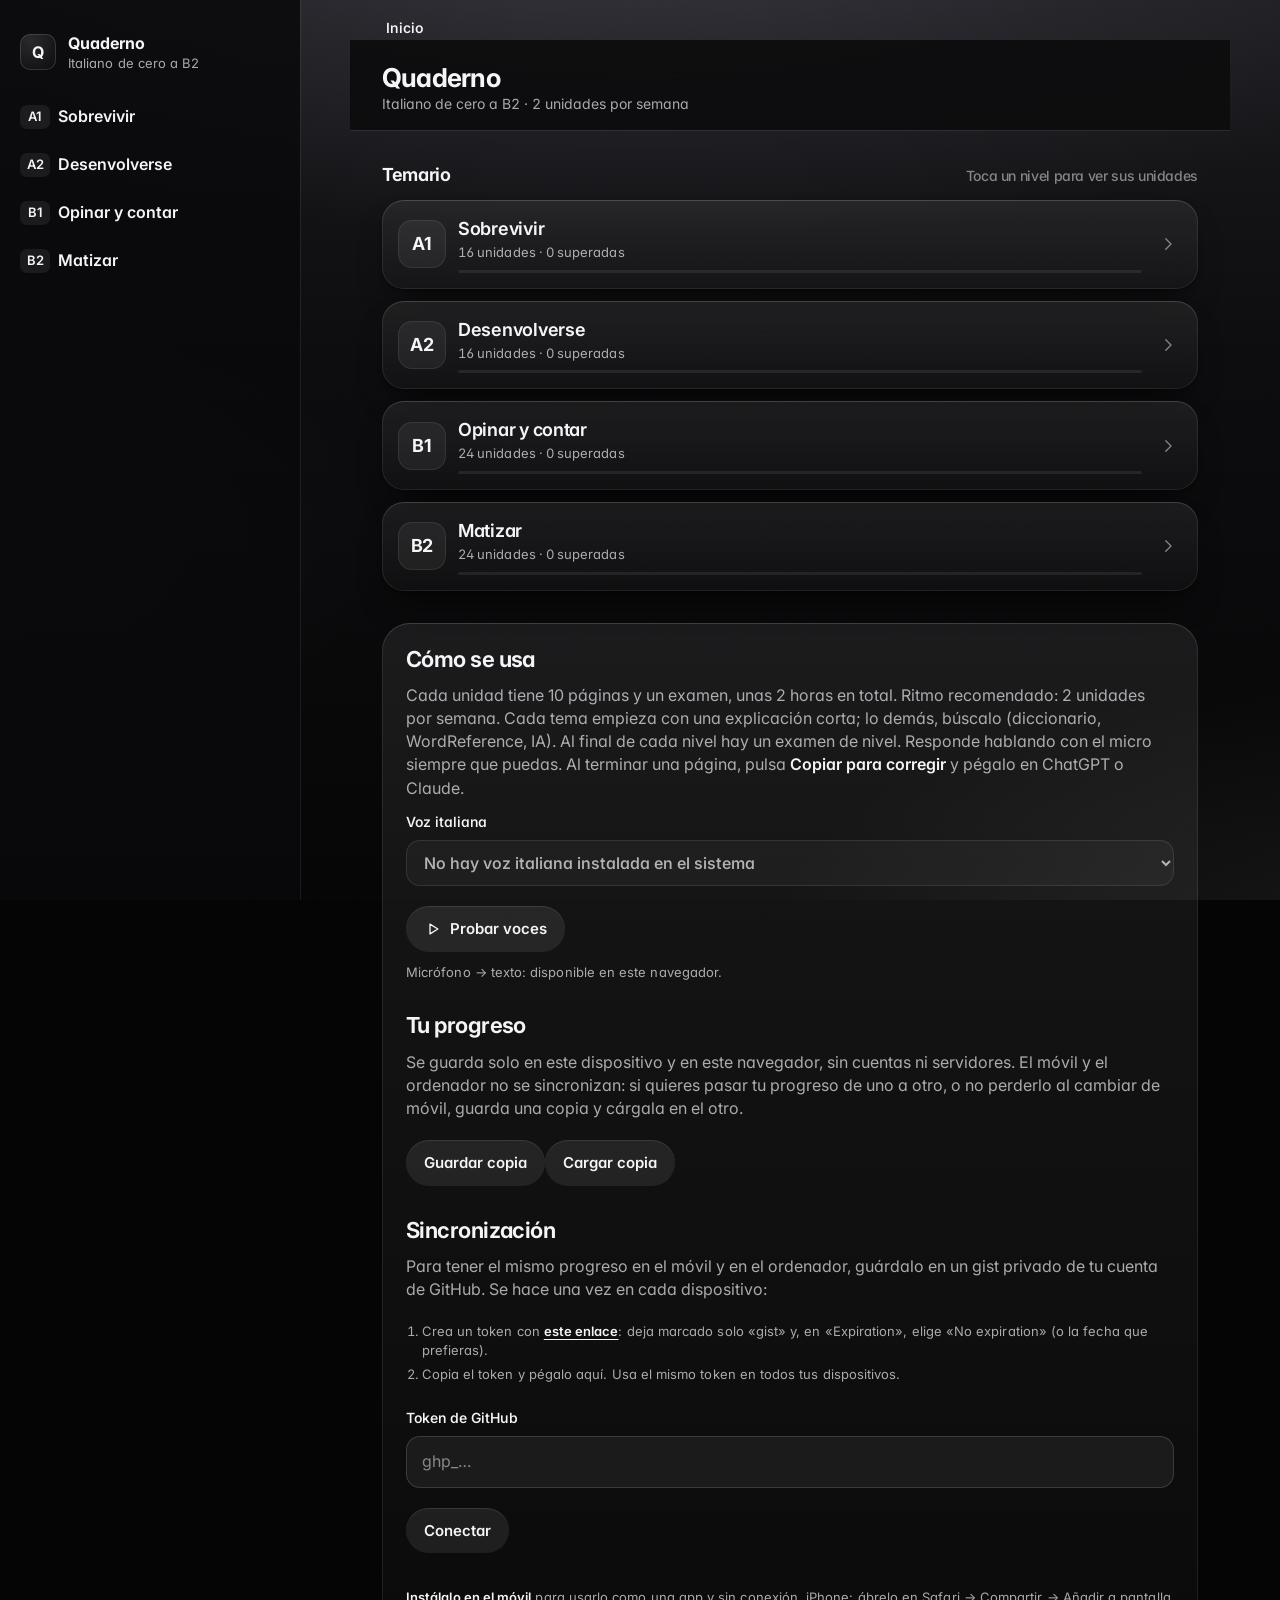
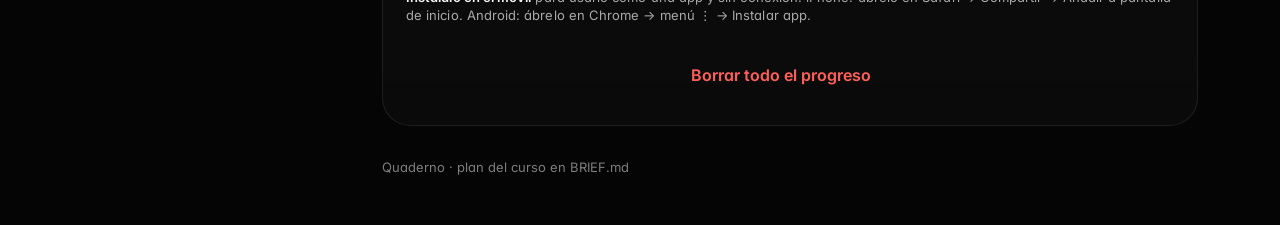
<file: index.html>
<!doctype html>
<html lang="es">
  <head>
    <meta charset="utf-8" />
    <meta name="viewport" content="width=device-width, initial-scale=1, maximum-scale=1, user-scalable=no, viewport-fit=cover" />
    <meta name="theme-color" content="#0c0c0e" />
    <meta name="apple-mobile-web-app-capable" content="yes" />
    <meta name="mobile-web-app-capable" content="yes" />
    <meta name="apple-mobile-web-app-status-bar-style" content="black-translucent" />
    <meta name="apple-mobile-web-app-title" content="Quaderno" />
    <link rel="manifest" href="manifest.webmanifest" />
    <link rel="icon" href="icons/icon-192.png" />
    <link rel="apple-touch-icon" href="icons/apple-touch-icon.png" />
    <title>Quaderno · Italiano</title>
    <link rel="stylesheet" href="css/tokens.css?v=2" />
    <link rel="stylesheet" href="css/app.css?v=15" />
  </head>
  <body>
    <div class="backdrop" aria-hidden="true"></div>
    <aside id="side" class="side" aria-label="Temario"></aside>
    <div class="shell-main">
      <nav id="crumbs" class="crumbs" aria-label="Ruta"></nav>
      <main id="app" class="app" aria-live="polite"></main>
    </div>
    <div id="toast" class="toast" role="status"></div>
    <script src="content/kit.js?v=8"></script>
    <script src="content/course.js?v=11"></script>
    <script src="js/app.js?v=19"></script>
  </body>
</html>
</file>
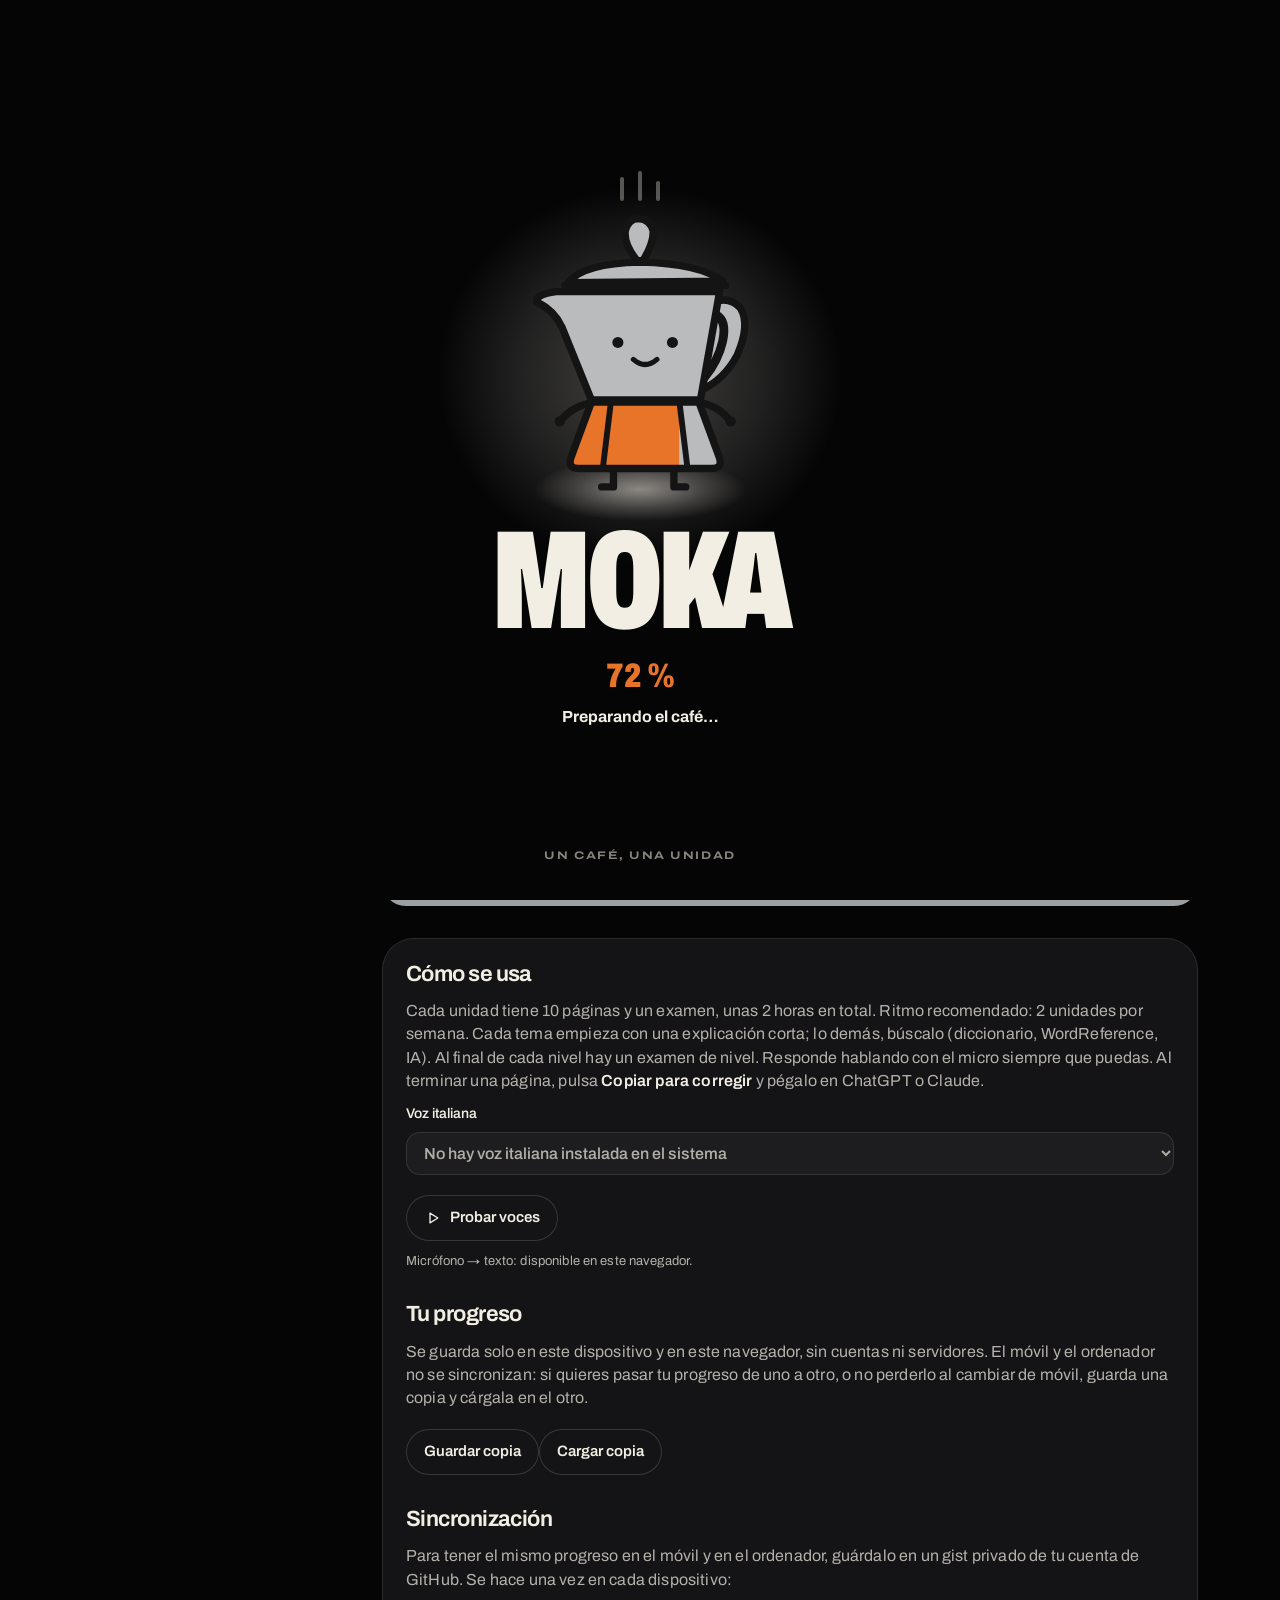
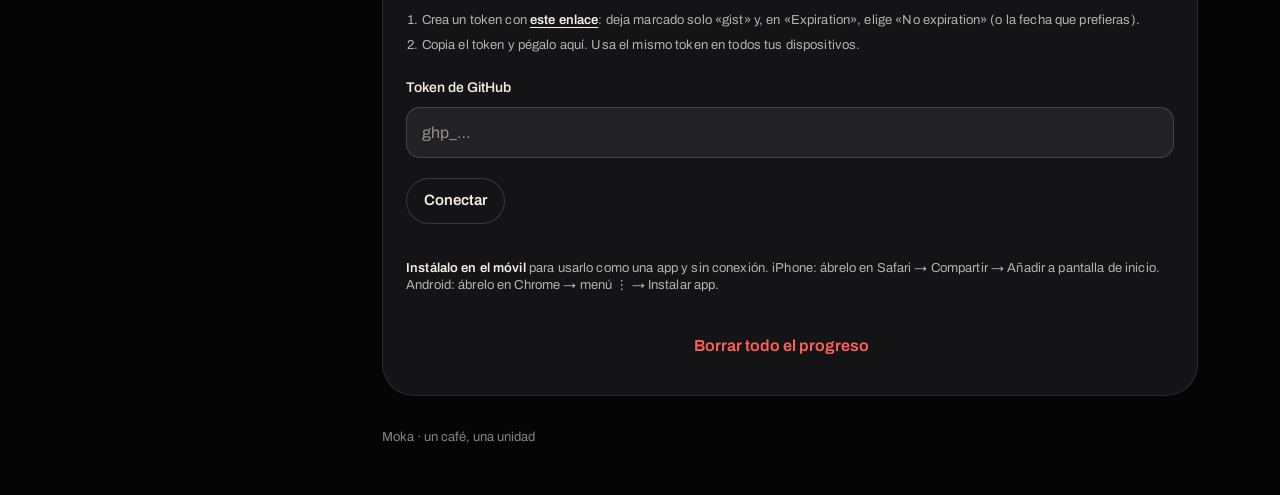
<file: moka/index.html>
<!doctype html>
<html lang="es">
  <head>
    <meta charset="utf-8" />
    <meta name="viewport" content="width=device-width, initial-scale=1, maximum-scale=1, user-scalable=no, viewport-fit=cover" />
    <meta name="theme-color" content="#050506" />
    <meta name="apple-mobile-web-app-capable" content="yes" />
    <meta name="mobile-web-app-capable" content="yes" />
    <meta name="apple-mobile-web-app-title" content="Moka" />
    <link rel="manifest" href="manifest.webmanifest" />
    <link rel="icon" href="icons/moka-icon.svg" type="image/svg+xml" />
    <link rel="apple-touch-icon" href="icons/apple-touch-icon.png?v=2" />
    <title>Moka · Italiano</title>
    <link rel="preconnect" href="https://fonts.googleapis.com" />
    <link rel="preconnect" href="https://fonts.gstatic.com" crossorigin />
    <link href="https://fonts.googleapis.com/css2?family=Archivo:wdth,wght@62..125,100..900&display=swap" rel="stylesheet" />
    <link rel="stylesheet" href="css/tokens.css?v=1" />
    <link rel="stylesheet" href="css/app.css?v=1" />
    <link rel="stylesheet" href="css/moka.css?v=13" />
  </head>
  <body>
    <div class="backdrop" aria-hidden="true"></div>
    <div class="mk-edge" aria-hidden="true"></div>
    <aside id="side" class="side" aria-label="Temario"></aside>
    <div class="shell-main">
      <nav id="crumbs" class="crumbs" aria-label="Ruta"></nav>
      <main id="app" class="app" aria-live="polite"></main>
    </div>
    <div id="toast" class="toast" role="status"></div>
    <script src="../content/kit.js?v=8"></script>
    <script src="../content/course.js?v=11"></script>
    <script src="../audio/index.js?v=2"></script>
    <script src="js/app.js?v=8"></script>
  </body>
</html>
</file>
<file: css/tokens.css>
/* ==========================================================================
   Diseño sobrio · Darius — base lista para copiar
   Monocromo casi negro · acentos blancos · Inter · profundidad · cristal
   funcional · bento · degradados sutiles.
   Requiere: <div class="backdrop" aria-hidden></div> como primer hijo del body
   y la variable --font-inter (next/font/local) o @font-face "Inter".
   ========================================================================== */

:root {
  /* Paleta monocroma */
  --bg-0: #050506;
  --bg-1: #0c0c0e;
  --bg-2: #16161a;
  --ink: #f5f5f7;
  --ink-2: rgba(245, 245, 247, 0.68); /* 9.6:1 */
  --ink-3: rgba(245, 245, 247, 0.5); /* 6:1 */
  --line: rgba(255, 255, 255, 0.08);
  --line-2: rgba(255, 255, 255, 0.14);

  /* Material de tarjeta */
  --tile-top: rgba(255, 255, 255, 0.075);
  --tile-bot: rgba(255, 255, 255, 0.025);

  /* Estado (único color permitido) */
  --amber: #ffb547;
  --red: #ff5f57;

  /* Profundidad */
  --hl: inset 0 1px 0 rgba(255, 255, 255, 0.09); /* borde superior iluminado */
  --shadow-tile: 0 18px 36px -18px rgba(0, 0, 0, 0.9), 0 2px 6px -2px rgba(0, 0, 0, 0.6);
  --shadow-float: 0 30px 60px -30px rgba(0, 0, 0, 0.9);

  /* Radios */
  --r-lg: 28px;
  --r-md: 22px;
  --r-sm: 14px;

  /* Espaciado */
  --s1: 4px;
  --s2: 8px;
  --s3: 12px;
  --s4: 16px;
  --s5: 24px;
  --s6: 32px;

  /* Movimiento */
  --ease-out: cubic-bezier(0.16, 1, 0.3, 1);

  --font: var(--font-inter, "Inter"), ui-sans-serif, system-ui, sans-serif;
}

/* ---------- Reset y base ---------- */
* {
  box-sizing: border-box;
  margin: 0;
  padding: 0;
}
html {
  background: var(--bg-0);
  color: var(--ink);
  color-scheme: dark;
  -webkit-text-size-adjust: 100%;
  -webkit-tap-highlight-color: transparent;
  touch-action: pan-x pan-y; /* sin zoom por pellizco ni doble toque */
}
body {
  min-height: 100dvh;
  background: transparent; /* deja ver .backdrop: no le pongas fondo */
  font-family: var(--font);
  font-size: 1rem;
  line-height: 1.45;
  font-optical-sizing: auto;
  font-feature-settings: "cv11", "ss01";
  -webkit-font-smoothing: antialiased;
  overscroll-behavior-y: none;
}
::selection {
  background: rgba(255, 255, 255, 0.85);
  color: #000;
}
:focus-visible {
  outline: 2px solid var(--ink);
  outline-offset: 3px;
  border-radius: 6px;
}
::placeholder {
  color: var(--ink-3);
}
button {
  font: inherit;
  color: inherit;
  background: none;
  border: 0;
  cursor: pointer;
  text-align: left;
  touch-action: manipulation;
  user-select: none;
  -webkit-user-select: none;
}
a {
  color: var(--ink);
  text-underline-offset: 3px;
  text-decoration-color: var(--line-2);
}

/* ---------- Fondo con profundidad ---------- */
.backdrop {
  position: fixed;
  inset: 0;
  z-index: -1;
  pointer-events: none;
  background:
    radial-gradient(110% 55% at 50% -12%, #3a3a42 0%, rgba(58, 58, 66, 0.35) 38%, rgba(58, 58, 66, 0) 70%),
    radial-gradient(70% 45% at 105% 105%, rgba(255, 255, 255, 0.07) 0%, rgba(255, 255, 255, 0) 65%),
    radial-gradient(60% 40% at -10% 60%, rgba(255, 255, 255, 0.035) 0%, rgba(255, 255, 255, 0) 70%),
    linear-gradient(180deg, #1a1a1e 0%, var(--bg-1) 40%, var(--bg-0) 100%);
}
.backdrop::after {
  content: "";
  position: absolute;
  inset: 0;
  opacity: 0.07;
  mix-blend-mode: overlay;
  background-image: url("data:image/svg+xml,%3Csvg xmlns='http://www.w3.org/2000/svg' width='160' height='160'%3E%3Cfilter id='n'%3E%3CfeTurbulence type='fractalNoise' baseFrequency='.9' numOctaves='2' stitchTiles='stitch'/%3E%3C/filter%3E%3Crect width='100%25' height='100%25' filter='url(%23n)'/%3E%3C/svg%3E");
}

/* ---------- Texto ---------- */
.muted {
  color: var(--ink-2);
}
.small {
  font-size: 0.8125rem;
  line-height: 1.35;
  letter-spacing: 0.005em;
}
.white {
  color: var(--ink);
  font-weight: 600;
}
.err {
  color: var(--red);
}
.num {
  font-variant-numeric: tabular-nums;
}
.display {
  font-size: 2.125rem;
  line-height: 1.05;
  font-weight: 700;
  letter-spacing: -0.035em;
  text-wrap: balance;
}
.title {
  font-size: 1.375rem;
  line-height: 1.15;
  font-weight: 660;
  letter-spacing: -0.025em;
  text-wrap: balance;
}

/* ---------- Contenedor de app ---------- */
.app {
  max-width: 560px;
  margin: 0 auto;
  padding: 0 var(--s4) calc(var(--s6) + env(safe-area-inset-bottom));
}

/* ---------- Barra superior de cristal ---------- */
.topbar {
  position: sticky;
  top: 0;
  z-index: 10;
  display: flex;
  align-items: flex-end;
  justify-content: space-between;
  gap: var(--s3);
  margin: 0 calc(var(--s4) * -1);
  padding: calc(env(safe-area-inset-top) + var(--s5)) var(--s4) var(--s4);
  /* Casi opaca y con borde nítido: con la máscara degradada, en la app instalada el texto de debajo
     se veía borroso a través de la barra. */
  background: rgba(12, 12, 14, 0.92);
  backdrop-filter: blur(20px) saturate(160%);
  -webkit-backdrop-filter: blur(20px) saturate(160%);
  box-shadow: 0 1px 0 var(--line);
}
.topbar h1 {
  font-size: 2.125rem;
  line-height: 1.05;
  font-weight: 700;
  letter-spacing: -0.035em;
}
.topbar p {
  margin-top: var(--s1);
  font-variant-numeric: tabular-nums;
}
.topbar-actions {
  display: flex;
  gap: var(--s2);
}

/* ---------- Botones ---------- */
.icon-btn {
  display: grid;
  place-items: center;
  width: 40px;
  height: 40px;
  border-radius: 999px;
  color: var(--ink);
  background: rgba(255, 255, 255, 0.08);
  box-shadow: inset 0 1px 0 rgba(255, 255, 255, 0.1);
  transition: transform 120ms var(--ease-out), background 160ms;
}
.icon-btn:active {
  transform: scale(0.92);
  background: rgba(255, 255, 255, 0.14);
}
.icon-btn:disabled {
  opacity: 0.5;
}
.btn-primary,
.btn-ghost {
  width: 100%;
  padding: 15px 18px;
  border-radius: 999px;
  font-weight: 620;
  text-align: center;
  transition: transform 120ms var(--ease-out), opacity 160ms;
}
.btn-primary {
  color: #000;
  background: var(--ink);
  box-shadow: 0 10px 24px -12px rgba(255, 255, 255, 0.45);
}
.btn-ghost {
  color: var(--ink-2);
}
.btn-ghost.danger {
  color: var(--red);
}
.btn-primary:active,
.btn-ghost:active {
  transform: scale(0.97);
}
.btn-primary:disabled {
  opacity: 0.4;
}
.pill {
  font-size: 0.875rem;
  font-weight: 600;
  padding: 8px 14px;
  border-radius: 999px;
  background: rgba(255, 255, 255, 0.1);
}
.spin {
  animation: spin 0.9s linear infinite;
}
@keyframes spin {
  to {
    transform: rotate(360deg);
  }
}

/* ---------- Bento ---------- */
.bento {
  display: grid;
  grid-template-columns: repeat(2, minmax(0, 1fr));
  gap: 10px;
}
@media (min-width: 520px) {
  .bento {
    gap: 12px;
  }
}
.tile {
  position: relative;
  display: flex;
  flex-direction: column;
  min-width: 0;
  padding: var(--s4);
  border-radius: var(--r-md);
  background: linear-gradient(180deg, var(--tile-top), var(--tile-bot));
  box-shadow: var(--hl), inset 0 0 0 1px var(--line), var(--shadow-tile);
  transition: transform 140ms var(--ease-out);
  /* sin will-change permanente: GSAP lo pone solo durante la animación */
}
button.tile:active {
  transform: scale(0.97);
}
.tile-wide,
.tile-lead {
  grid-column: span 2;
}
.tile-lead {
  gap: var(--s2);
  padding: var(--s5) var(--s5) var(--s4);
  border-radius: var(--r-lg);
  background:
    radial-gradient(90% 70% at 20% 0%, rgba(255, 255, 255, 0.11), rgba(255, 255, 255, 0) 70%),
    linear-gradient(180deg, rgba(255, 255, 255, 0.09), rgba(255, 255, 255, 0.02));
}
.tile-lead[data-state="warn"] {
  background:
    radial-gradient(90% 70% at 20% 0%, rgba(255, 181, 71, 0.16), rgba(255, 181, 71, 0) 70%),
    linear-gradient(180deg, rgba(255, 255, 255, 0.08), rgba(255, 255, 255, 0.02));
}
.tile-lead[data-state="critical"] {
  background:
    radial-gradient(90% 70% at 20% 0%, rgba(255, 95, 87, 0.2), rgba(255, 95, 87, 0) 70%),
    linear-gradient(180deg, rgba(255, 255, 255, 0.08), rgba(255, 255, 255, 0.02));
}
.tile-name {
  font-size: 0.9375rem;
  line-height: 1.25;
  font-weight: 560;
  letter-spacing: -0.01em;
  display: -webkit-box;
  -webkit-line-clamp: 2;
  -webkit-box-orient: vertical;
  overflow: hidden;
  min-height: 2.5em;
}
.tile-name.lg {
  font-size: 1.375rem;
  line-height: 1.15;
  font-weight: 640;
  letter-spacing: -0.025em;
  min-height: 0;
}
.tile-wide .tile-name {
  min-height: 0;
}
.figure {
  display: flex;
  align-items: baseline;
  gap: 6px;
  margin-top: var(--s3);
  font-size: 2.75rem;
  line-height: 1;
  font-weight: 700;
  letter-spacing: -0.045em;
  font-variant-numeric: tabular-nums;
}
.figure.lg {
  font-size: 5rem;
  letter-spacing: -0.055em;
  margin-top: var(--s2);
}
.figure .of {
  font-size: 0.42em;
  font-weight: 500;
  letter-spacing: -0.02em;
  color: var(--ink-3);
}
.figure.lg .of {
  font-size: 0.3em;
}
.answer {
  font-size: 1rem;
  font-weight: 500;
  color: var(--ink-2);
  letter-spacing: -0.005em;
  text-wrap: balance;
}
.tile-foot {
  margin-top: var(--s3);
  font-variant-numeric: tabular-nums;
}
.tile-action {
  flex-direction: row;
  align-items: center;
  gap: var(--s3);
  padding: var(--s4) var(--s5);
}
.tile-action > span:nth-child(2) {
  display: flex;
  flex-direction: column;
  flex: 1;
  min-width: 0;
}
.tile-action.urgent .pill {
  color: #000;
  background: var(--ink);
}
.stats {
  display: grid;
  grid-template-columns: repeat(2, minmax(0, 1fr));
  gap: var(--s3);
  padding: var(--s4) var(--s5);
}
.stat {
  display: flex;
  flex-direction: column;
  gap: 2px;
}
.stat .value {
  font-size: 1.75rem;
  font-weight: 700;
  letter-spacing: -0.04em;
  line-height: 1.1;
  font-variant-numeric: tabular-nums;
}
.empty {
  align-items: center;
  text-align: center;
  padding: var(--s6) var(--s5);
  color: var(--ink-2);
}

/* ---------- Badges (estado siempre con texto) ---------- */
.badge {
  display: inline-flex;
  align-items: center;
  gap: 6px;
  padding: 4px 10px;
  border-radius: 999px;
  font-size: 0.75rem;
  font-weight: 600;
  letter-spacing: 0.01em;
  color: var(--ink);
  background: rgba(255, 255, 255, 0.1);
  white-space: nowrap;
}
.badge[data-state="watch"] {
  color: #000;
  background: var(--ink);
}
.badge[data-state="warn"] {
  color: #1a1000;
  background: var(--amber);
}
.badge[data-state="critical"] {
  color: #1a0300;
  background: var(--red);
}

/* ---------- Avisos ---------- */
.notice {
  display: flex;
  flex-direction: column;
  gap: 2px;
  width: 100%;
  margin-bottom: 10px;
  padding: var(--s3) var(--s4);
  border-radius: var(--r-sm);
  background: rgba(255, 255, 255, 0.92);
  color: #000;
  box-shadow: 0 10px 30px -12px rgba(0, 0, 0, 0.8);
}
.notice span {
  font-size: 0.875rem;
  color: rgba(0, 0, 0, 0.7);
}

/* ---------- Hoja inferior ---------- */
.sheet-root {
  position: fixed;
  inset: 0;
  z-index: 50;
}
.sheet-scrim {
  position: absolute;
  inset: 0;
  background: rgba(0, 0, 0, 0.6);
  opacity: 0;
}
.sheet {
  position: absolute;
  left: 0;
  right: 0;
  bottom: 0;
  max-width: 560px;
  max-height: 88dvh;
  margin: 0 auto;
  display: flex;
  flex-direction: column;
  border-radius: var(--r-lg) var(--r-lg) 0 0;
  background: linear-gradient(180deg, #1d1d21 0%, #111114 40%);
  box-shadow: inset 0 1px 0 rgba(255, 255, 255, 0.12), 0 -20px 60px -10px rgba(0, 0, 0, 0.9);
}
.sheet-grab {
  padding: 10px var(--s5) var(--s3);
  touch-action: none;
  cursor: grab;
}
.sheet-handle {
  display: block;
  width: 38px;
  height: 5px;
  margin: 0 auto var(--s3);
  border-radius: 999px;
  background: rgba(255, 255, 255, 0.25);
}
.sheet-head {
  display: flex;
  align-items: flex-start;
  justify-content: space-between;
  gap: var(--s3);
}
.sheet-head h2 {
  font-size: 1.375rem;
  line-height: 1.15;
  font-weight: 680;
  letter-spacing: -0.025em;
  text-wrap: balance;
}
.sheet-body {
  overflow-y: auto;
  overscroll-behavior: contain;
  touch-action: pan-y;
  padding: var(--s2) max(var(--s5), env(safe-area-inset-right)) calc(var(--s6) + env(safe-area-inset-bottom))
    max(var(--s5), env(safe-area-inset-left));
  scrollbar-width: thin;
  scrollbar-color: rgba(255, 255, 255, 0.2) transparent;
}

/* ---------- Formularios ---------- */
.field {
  display: flex;
  flex-direction: column;
  gap: var(--s2);
  min-width: 0;
  font-size: 0.875rem;
  font-weight: 550;
}
.field input,
.field textarea,
.field select {
  width: 100%;
  font: inherit;
  font-size: 16px; /* menos de 16px = zoom de iOS al enfocar */
  font-weight: 400;
  color: var(--ink);
  caret-color: var(--ink);
  padding: 14px 16px;
  border-radius: var(--r-sm);
  border: 0;
  background: rgba(255, 255, 255, 0.06);
  box-shadow: inset 0 0 0 1px var(--line-2);
  resize: none;
  color-scheme: dark;
}
.field input:focus,
.field textarea:focus,
.field select:focus {
  outline: none;
  box-shadow: inset 0 0 0 1.5px var(--ink);
}
.field input[type="date"] {
  -webkit-appearance: none;
  appearance: none;
  display: block;
  min-width: 0;
  max-width: 100%;
  min-height: 50px;
  text-align: left;
}
.field input[type="date"]::-webkit-date-and-time-value {
  text-align: left;
}
.steps {
  padding-left: 1.2em;
  display: grid;
  gap: 4px;
}

/* ---------- Control segmentado ---------- */
.seg {
  display: grid;
  grid-auto-columns: minmax(0, 1fr);
  grid-auto-flow: column;
  gap: 4px;
  padding: 4px;
  border-radius: 12px;
  background: rgba(0, 0, 0, 0.35);
}
.seg-btn {
  display: grid;
  place-items: center;
  text-align: center;
  white-space: nowrap;
  min-height: 40px;
  border-radius: 9px;
  font-size: 0.9375rem;
  font-weight: 600;
  color: var(--ink-2);
  transition: background-color 160ms var(--ease-out), color 160ms var(--ease-out), transform 120ms var(--ease-out);
}
.seg-btn:active {
  transform: scale(0.96);
}
.seg-btn[aria-checked="true"] {
  color: #000;
  background: var(--ink);
}

/* ---------- Tarjeta flotante (bienvenida, login, onboarding) ---------- */
.center-stage {
  min-height: 100dvh;
  display: grid;
  place-items: center;
  padding: max(var(--s5), env(safe-area-inset-top)) var(--s4) max(var(--s5), env(safe-area-inset-bottom));
}
.float-card {
  width: min(100%, 420px);
  display: flex;
  flex-direction: column;
  gap: var(--s4);
  padding: var(--s6) var(--s5);
  border-radius: var(--r-lg);
  background: linear-gradient(180deg, var(--tile-top), var(--tile-bot));
  box-shadow: inset 0 1px 0 rgba(255, 255, 255, 0.1), inset 0 0 0 1px var(--line), var(--shadow-float);
}
.float-card h1 {
  font-size: 2rem;
  font-weight: 700;
  letter-spacing: -0.035em;
  line-height: 1.05;
  text-wrap: balance;
}
/* Progreso de pasos: indicador, NO eyebrow de texto sobre el título */
.progress {
  display: grid;
  grid-auto-flow: column;
  grid-auto-columns: 1fr;
  gap: 6px;
}
.progress span {
  height: 4px;
  border-radius: 999px;
  background: var(--line-2);
  transition: background-color 240ms var(--ease-out);
}
.progress span[data-done] {
  background: var(--ink);
}

/* ---------- Preferencias de accesibilidad ---------- */
@media (prefers-reduced-transparency: reduce) {
  .topbar {
    background: var(--bg-0);
    backdrop-filter: none;
    -webkit-backdrop-filter: none;
  }
}
@media (prefers-contrast: more) {
  .tile,
  .float-card {
    box-shadow: inset 0 0 0 1px rgba(255, 255, 255, 0.5);
  }
  .muted {
    color: var(--ink);
  }
}
@media (prefers-reduced-motion: reduce) {
  .spin {
    animation: none;
  }
}

/* ---------- Firma de ejemplo: regla de marcas (Ticks.tsx) ---------- */
.ticks {
  display: grid;
  grid-template-columns: repeat(var(--n), minmax(0, 1fr));
  gap: 2px;
  margin-top: var(--s3);
}
.ticks-lg {
  gap: 3px;
  margin-top: var(--s4);
}
.tick {
  height: 18px;
  border-radius: 2px;
  background: rgba(255, 255, 255, 0.16);
  transform-origin: 50% 100%;
}
.ticks-lg .tick {
  height: 34px;
  border-radius: 3px;
}
.tick[data-zone="penalty"] {
  background: rgba(255, 181, 71, 0.2);
}
.tick[data-zone="exam"] {
  background: rgba(255, 95, 87, 0.45);
}
.tick[data-edge] {
  box-shadow: -2px 0 0 -0.5px var(--bg-0), -3px 0 0 -0.5px rgba(255, 255, 255, 0.5);
}
.tick[data-filled] {
  background: var(--ink);
  box-shadow: 0 0 10px rgba(255, 255, 255, 0.22);
}
.tick[data-filled][data-zone="penalty"] {
  background: var(--amber);
  box-shadow: 0 0 10px rgba(255, 181, 71, 0.35);
}
.tick[data-filled][data-zone="exam"] {
  background: var(--red);
  box-shadow: 0 0 10px rgba(255, 95, 87, 0.45);
}
</file>
<file: css/app.css>
/* Quaderno · capa propia sobre tokens.css (diseño sobrio) */

@font-face {
  font-family: "Inter";
  src: url("../fonts/Inter-Variable.ttf") format("truetype");
  font-weight: 100 900;
  font-display: swap;
}

.app {
  max-width: 760px;
}

/* ---------- Barra superior ---------- */
.topbar {
  align-items: center;
}
.topbar .head {
  display: flex;
  align-items: center;
  gap: var(--s3);
  min-width: 0;
}
.topbar h1 {
  font-size: 1.625rem;
  letter-spacing: -0.03em;
  white-space: nowrap;
  overflow: hidden;
  text-overflow: ellipsis;
}
.topbar .sub {
  font-size: 0.875rem;
  color: var(--ink-2);
  margin-top: 2px;
}
.topbar .progress {
  margin-top: var(--s3);
}

.hero {
  padding: var(--s5) 0 var(--s5);
}
.hero .display {
  font-size: clamp(2.25rem, 7vw, 3.25rem);
}
.hero p {
  margin-top: var(--s3);
  color: var(--ink-2);
  max-width: 46ch;
  text-wrap: pretty;
}

.section-title {
  display: flex;
  align-items: baseline;
  justify-content: space-between;
  gap: var(--s3);
  margin: var(--s6) 0 var(--s3);
  font-size: 1.125rem;
  font-weight: 660;
  letter-spacing: -0.02em;
}
.section-title span {
  font-size: 0.875rem;
  font-weight: 500;
  color: var(--ink-3);
}

/* ---------- Tarjetas de unidad y página ---------- */
a.tile {
  text-decoration: none;
  color: inherit;
}
a.tile:active {
  transform: scale(0.97);
}
.tile .n {
  font-size: 1.75rem;
  line-height: 1;
  font-weight: 700;
  letter-spacing: -0.04em;
  font-variant-numeric: tabular-nums;
  margin-bottom: var(--s3);
}
.tile .goal {
  margin-top: 4px;
  font-size: 0.8125rem;
  color: var(--ink-2);
  line-height: 1.35;
}
.tile .tile-top {
  display: flex;
  justify-content: space-between;
  align-items: flex-start;
  gap: var(--s2);
}
.tile.locked {
  opacity: 0.42;
  pointer-events: none;
}
.tile .check {
  display: grid;
  place-items: center;
  width: 26px;
  height: 26px;
  border-radius: 999px;
  color: #000;
  background: var(--ink);
  flex: none;
}
.tile .ring {
  width: 26px;
  height: 26px;
  border-radius: 999px;
  box-shadow: inset 0 0 0 1.5px var(--line-2);
  flex: none;
}
.tile-lead .figure.lg {
  font-size: 4rem;
}
.tile-lead .row-actions {
  display: flex;
  gap: var(--s2);
  margin-top: var(--s3);
  flex-wrap: wrap;
}
.tile-lead .btn-primary {
  width: auto;
  padding: 13px 22px;
  text-decoration: none;
  display: inline-flex;
  align-items: center;
  gap: 8px;
}

.btn-quiet {
  display: inline-flex;
  align-items: center;
  gap: 8px;
  padding: 12px 18px;
  border-radius: 999px;
  font-weight: 600;
  font-size: 0.9375rem;
  color: var(--ink);
  background: rgba(255, 255, 255, 0.08);
  box-shadow: inset 0 1px 0 rgba(255, 255, 255, 0.1);
  text-decoration: none;
  transition: transform 120ms var(--ease-out), background 160ms;
}
.btn-quiet:active {
  transform: scale(0.97);
}
.btn-quiet[aria-pressed="true"] {
  color: #000;
  background: var(--ink);
}

/* ---------- Página de ejercicios ---------- */
.page-head {
  padding: var(--s5) 0 var(--s2);
}
.page-head .display {
  font-size: clamp(2rem, 6vw, 2.75rem);
}
.page-head p {
  margin-top: var(--s2);
  color: var(--ink-2);
}
.block {
  margin-top: var(--s4);
  padding: var(--s5);
  border-radius: var(--r-lg);
  background: linear-gradient(180deg, var(--tile-top), var(--tile-bot));
  box-shadow: var(--hl), inset 0 0 0 1px var(--line), var(--shadow-tile);
}
.block h3 {
  font-size: 1.125rem;
  line-height: 1.3;
  font-weight: 620;
  letter-spacing: -0.018em;
  text-wrap: pretty;
}
.block .hint {
  margin-top: 6px;
  color: var(--ink-2);
  font-size: 0.9375rem;
  font-style: italic;
  text-wrap: pretty;
}
.items {
  display: grid;
  gap: 10px;
  margin-top: var(--s4);
  counter-reset: item;
}
.items.cols {
  grid-template-columns: repeat(2, minmax(0, 1fr));
  gap: 10px 14px;
}
@media (max-width: 520px) {
  .items.cols {
    grid-template-columns: minmax(0, 1fr);
  }
}

.item {
  display: grid;
  gap: 8px;
  min-width: 0;
  counter-increment: item;
}
.item .prompt {
  display: flex;
  align-items: baseline;
  gap: 10px;
  font-size: 1.0625rem;
  font-weight: 560;
  letter-spacing: -0.01em;
  line-height: 1.4;
}
.item .prompt::before {
  content: counter(item);
  flex: none;
  min-width: 1.4em;
  font-size: 0.8125rem;
  font-weight: 600;
  color: var(--ink-3);
  font-variant-numeric: tabular-nums;
}
.item.pair {
  grid-template-columns: minmax(0, 1fr) minmax(0, 1.1fr);
  align-items: center;
  gap: 12px;
}
.item.pair .prompt {
  font-size: 1rem;
}

/* campos */
.in,
.ta {
  width: 100%;
  min-width: 0;
  font: inherit;
  font-size: 16px;
  color: var(--ink);
  caret-color: var(--ink);
  padding: 11px 14px;
  border: 0;
  border-radius: var(--r-sm);
  background: rgba(255, 255, 255, 0.05);
  box-shadow: inset 0 0 0 1px var(--line-2);
  transition: box-shadow 140ms var(--ease-out), background 140ms;
}
.ta {
  resize: vertical;
  line-height: 1.5;
  min-height: 48px;
}
.in:focus,
.ta:focus {
  outline: none;
  background: rgba(255, 255, 255, 0.075);
  box-shadow: inset 0 0 0 1.5px var(--ink);
}
.in.gap {
  display: inline-block;
  width: 7.5em;
  padding: 4px 10px;
  margin: 2px 2px;
  line-height: 1.4;
  vertical-align: baseline;
  border-radius: 10px;
  text-align: center;
}
.in.gap.short {
  width: 3.2em;
}
.item .prompt.fill-line {
  display: block;
  font-size: 1.0625rem;
  line-height: 2.1;
  font-weight: 500;
}
.item .prompt.fill-line::before {
  display: inline-block;
  margin-right: 10px;
}

/* caja de respuesta con micro */
.answer-box {
  position: relative;
}
.answer-box .ta {
  padding-right: 58px;
}
.answer-box .mic {
  position: absolute;
  right: 6px;
  top: 6px;
}
.mic[data-on="true"] {
  color: #000;
  background: var(--ink);
  animation: breathe 1.4s var(--ease-out) infinite;
}
@keyframes breathe {
  50% {
    box-shadow: 0 0 0 6px rgba(255, 255, 255, 0.12);
  }
}

.tools {
  display: flex;
  align-items: center;
  gap: 6px;
  flex-wrap: wrap;
}
.tool {
  display: inline-flex;
  align-items: center;
  gap: 6px;
  height: 36px;
  padding: 0 12px;
  border-radius: 999px;
  font-size: 0.8125rem;
  font-weight: 600;
  color: var(--ink);
  background: rgba(255, 255, 255, 0.08);
  box-shadow: inset 0 1px 0 rgba(255, 255, 255, 0.1);
  transition: transform 120ms var(--ease-out), background 160ms;
}
.tool:active {
  transform: scale(0.94);
}
.tool[data-playing="true"] {
  color: #000;
  background: var(--ink);
}
.icon-btn svg,
.tool svg,
.btn-quiet svg,
.btn-primary svg {
  flex: none;
}

.shadow-row {
  display: grid;
  gap: 8px;
  padding: 14px 0;
  border-top: 1px solid var(--line);
}
.shadow-row:first-child {
  border-top: 0;
  padding-top: 0;
}
.shadow-row .line {
  display: flex;
  align-items: center;
  justify-content: space-between;
  gap: 12px;
  flex-wrap: wrap;
}
.shadow-row .text {
  font-size: 1.125rem;
  font-weight: 580;
  letter-spacing: -0.012em;
}
.heard {
  font-size: 0.8125rem;
  color: var(--ink-3);
}

/* reproductor de diálogo */
.player {
  display: flex;
  align-items: center;
  justify-content: space-between;
  gap: var(--s3);
  flex-wrap: wrap;
  margin-top: var(--s4);
  padding: var(--s4);
  border-radius: var(--r-md);
  background: rgba(0, 0, 0, 0.28);
  box-shadow: inset 0 0 0 1px var(--line);
}
.script {
  display: grid;
  gap: 8px;
  margin-top: var(--s3);
  padding: var(--s4);
  border-radius: var(--r-md);
  background: rgba(0, 0, 0, 0.22);
}
.script[hidden] {
  display: none;
}
.script p {
  display: grid;
  grid-template-columns: 8.5em minmax(0, 1fr);
  gap: 10px;
}
.script b {
  font-weight: 600;
  color: var(--ink-2);
}
@media (max-width: 520px) {
  .script p {
    grid-template-columns: minmax(0, 1fr);
    gap: 0;
  }
}

.steps-list {
  display: grid;
  gap: 8px;
  margin-top: var(--s4);
  padding-left: 1.3em;
  font-size: 1rem;
  font-weight: 520;
}
.steps-list li::marker {
  color: var(--ink-3);
  font-variant-numeric: tabular-nums;
}

.media-list {
  display: grid;
  gap: 10px;
  margin-top: var(--s4);
}
.media {
  padding: var(--s4);
  border-radius: var(--r-md);
  background: rgba(0, 0, 0, 0.22);
  box-shadow: inset 0 0 0 1px var(--line);
}
.media .meta {
  display: flex;
  gap: 8px;
  align-items: center;
  flex-wrap: wrap;
  margin-bottom: 6px;
}
.media h4 {
  font-size: 1.0625rem;
  font-weight: 640;
  letter-spacing: -0.015em;
}
.media p {
  margin-top: 4px;
  color: var(--ink-2);
  font-size: 0.9375rem;
}

/* pie de página */
.page-foot {
  display: grid;
  gap: var(--s3);
  margin-top: var(--s5);
}
.page-foot .row {
  display: flex;
  gap: var(--s2);
  flex-wrap: wrap;
}
.pager {
  display: grid;
  grid-template-columns: repeat(2, minmax(0, 1fr));
  gap: 10px;
  margin-top: var(--s4);
}
.pager .tile {
  min-height: 96px;
  justify-content: space-between;
  gap: 10px;
}
.pager .tile.next {
  align-items: flex-end;
  text-align: right;
  grid-column: 2;
}
.pager-text {
  display: flex;
  flex-direction: column;
  gap: 2px;
}
.pager-arrow {
  display: grid;
  place-items: center;
  width: 32px;
  height: 32px;
  border-radius: 999px;
  color: var(--ink);
  background: rgba(255, 255, 255, 0.06);
  box-shadow: inset 0 0 0 1px rgba(255, 255, 255, 0.1);
  transition: transform 0.25s cubic-bezier(0.16, 1, 0.3, 1);
}
.pager .tile.next:hover .pager-arrow {
  transform: translateX(3px);
}
.pager .tile.prev:hover .pager-arrow {
  transform: translateX(-3px);
}
@media (prefers-reduced-motion: reduce) {
  .pager-arrow {
    transition: none;
  }
}
.score {
  display: flex;
  align-items: center;
  gap: var(--s3);
  flex-wrap: wrap;
  margin-top: var(--s4);
}
.score .in {
  width: 6.5em;
  text-align: center;
  font-variant-numeric: tabular-nums;
}

.progress a {
  display: block;
  height: 4px;
  border-radius: 999px;
  background: var(--line-2);
}
.progress a[data-done] {
  background: var(--ink-2);
}
.progress a[data-current] {
  background: var(--ink);
  box-shadow: 0 0 8px rgba(255, 255, 255, 0.35);
}

.notice-inline {
  margin-top: var(--s4);
  padding: var(--s3) var(--s4);
  border-radius: var(--r-sm);
  background: rgba(255, 255, 255, 0.06);
  box-shadow: inset 0 0 0 1px var(--line-2);
  color: var(--ink-2);
  font-size: 0.875rem;
}

.toast {
  position: fixed;
  left: 50%;
  bottom: calc(24px + env(safe-area-inset-bottom));
  z-index: 60;
  transform: translate(-50%, 20px);
  opacity: 0;
  padding: 12px 18px;
  border-radius: 999px;
  color: #000;
  background: var(--ink);
  font-weight: 600;
  font-size: 0.9375rem;
  box-shadow: 0 16px 40px -12px rgba(0, 0, 0, 0.9);
  transition: opacity 200ms var(--ease-out), transform 300ms var(--ease-out);
  pointer-events: none;
}
.toast[data-show] {
  opacity: 1;
  transform: translate(-50%, 0);
}

.settings {
  display: grid;
  gap: var(--s3);
  margin-top: var(--s6);
  padding: var(--s5);
  border-radius: var(--r-lg);
  background: linear-gradient(180deg, var(--tile-top), var(--tile-bot));
  box-shadow: var(--hl), inset 0 0 0 1px var(--line);
}
.settings select {
  width: 100%;
  font: inherit;
  font-size: 16px;
  color: var(--ink);
  padding: 12px 14px;
  border: 0;
  border-radius: var(--r-sm);
  background: rgba(255, 255, 255, 0.06);
  box-shadow: inset 0 0 0 1px var(--line-2);
  color-scheme: dark;
}
footer.credits {
  margin: var(--s6) 0 var(--s4);
  color: var(--ink-3);
  font-size: 0.8125rem;
}

/* ---------- Entrada (único momento de movimiento) ---------- */
.enter > * {
  animation: rise 620ms var(--ease-out) both;
  animation-delay: calc(var(--i, 0) * 45ms);
}
@keyframes rise {
  from {
    opacity: 0;
    transform: translateY(14px);
  }
}
@media (prefers-reduced-motion: reduce) {
  .enter > * {
    animation: fade 200ms linear both;
    animation-delay: 0ms;
  }
  @keyframes fade {
    from {
      opacity: 0;
    }
  }
  .mic[data-on="true"] {
    animation: none;
  }
}

/* ---------- Vista de impresión / PDF ---------- */
/* Fija arriba, opaca y por debajo de la isla dinámica: sin desenfoque, siempre se puede pulsar. */
.print-bar {
  position: sticky;
  top: 0;
  z-index: 10;
  display: flex;
  flex-wrap: wrap;
  align-items: center;
  gap: var(--s2);
  margin: 0 calc(var(--s4) * -1);
  padding: calc(env(safe-area-inset-top) + var(--s3)) var(--s4) var(--s3);
  background: var(--bg-1);
  box-shadow: 0 1px 0 var(--line);
}
.print-bar .icon-btn {
  flex: none;
}
.print-bar .seg {
  flex: 1;
  min-width: 0;
  display: flex;
}
.print-bar .seg button {
  flex: 1;
  min-width: 0;
  padding: 9px 4px;
  font-size: 0.8125rem;
}
.print-bar .print-btn {
  flex: none;
  width: auto;
  display: inline-flex;
  align-items: center;
  gap: 6px;
  padding: 10px 12px;
}
.paper {
  max-width: 800px;
  margin: var(--s4) auto var(--s6);
  padding: 48px 56px;
  border-radius: 6px;
  color: #111;
  background: #fbfaf7;
  font-family: var(--font);
  box-shadow: 0 30px 80px -30px rgba(0, 0, 0, 0.9);
}
.paper .cover {
  min-height: 60vh;
  display: flex;
  flex-direction: column;
  justify-content: flex-end;
  padding-bottom: 40px;
  border-bottom: 1px solid #ddd;
}
.paper .cover h1 {
  font-size: 3.5rem;
  line-height: 1;
  letter-spacing: -0.045em;
  font-weight: 700;
}
.paper .cover p {
  margin-top: 12px;
  font-size: 1.125rem;
  color: #555;
}
.paper section.pg {
  padding-top: 36px;
}
.paper section.pg + section.pg {
  break-before: page;
}
.paper .pg-title {
  display: flex;
  justify-content: space-between;
  align-items: baseline;
  border-bottom: 2px solid #111;
  padding-bottom: 8px;
  margin-bottom: 18px;
}
.paper .pg-title h2 {
  font-size: 1.75rem;
  letter-spacing: -0.03em;
}
.paper .pg-title span {
  color: #666;
  font-size: 0.875rem;
}
.paper .pblock {
  margin-bottom: 22px;
  break-inside: avoid;
}
.paper .pblock h3 {
  font-size: 1rem;
  line-height: 1.35;
  font-weight: 640;
}
.paper .pblock .hint {
  font-size: 0.875rem;
  font-style: italic;
  color: #555;
  margin: 2px 0 10px;
}
.paper ol {
  padding-left: 1.6em;
  display: grid;
  gap: 6px;
}
.paper ol.two {
  grid-template-columns: 1fr 1fr;
  column-gap: 28px;
}
.paper li {
  line-height: 1.5;
}
.paper .wline {
  display: block;
  min-height: 1.6em;
  border-bottom: 1px solid #bbb;
  color: #1a3a7a;
}
.paper .inl {
  display: inline-block;
  min-width: 5em;
  border-bottom: 1px solid #999;
  text-align: center;
  color: #1a3a7a;
}
.paper .pscript p {
  font-size: 0.9375rem;
  margin: 2px 0;
}
.paper .note {
  font-size: 0.8125rem;
  color: #666;
  font-style: italic;
}

.print-bar .btn-primary {
  white-space: nowrap;
}
.seg {
  display: inline-flex;
  padding: 3px;
  border-radius: 999px;
  background: rgba(255, 255, 255, 0.06);
  box-shadow: inset 0 0 0 1px rgba(255, 255, 255, 0.1);
}
.seg button {
  font: inherit;
  font-size: 0.875rem;
  font-weight: 560;
  color: var(--ink-2, #a1a1a6);
  background: none;
  border: 0;
  padding: 8px 14px;
  border-radius: 999px;
  cursor: pointer;
  white-space: nowrap;
}
.seg button[aria-pressed="true"] {
  color: #0b0b0c;
  background: #f5f5f7;
}

@media screen and (max-width: 600px) {
  .paper {
    padding: 28px 20px;
  }
  .paper ol.two {
    grid-template-columns: 1fr;
  }
  .paper .cover h1 {
    font-size: 2.5rem;
  }
  /* En pantalla, sin el hueco de portada: se reserva solo al imprimir. */
  .paper .cover {
    min-height: 0;
  }
}

@media print {
  @page {
    size: A4;
    margin: 16mm 16mm 18mm;
  }
  html,
  body {
    background: #fff !important;
  }
  .backdrop,
  .print-bar,
  .toast {
    display: none !important;
  }
  .app {
    max-width: none;
    padding: 0;
  }
  .paper {
    max-width: none;
    margin: 0;
    padding: 0;
    box-shadow: none;
    background: #fff;
    border-radius: 0;
  }
  .paper .cover {
    min-height: 240mm;
    break-after: page;
  }
  .paper section.pg {
    padding-top: 0;
  }
  /* Hoja con trazos: mismo ancho que en pantalla (A4 menos márgenes) y sin saltos que muevan el texto. */
  .paper-fit {
    height: auto !important;
  }
  .paper.a4 {
    width: auto !important;
    transform: none !important;
    margin: 0 !important;
    padding: 0 !important;
  }
  .paper.a4 .pblock,
  .paper.a4 .pblock * {
    break-inside: auto !important;
  }
  body.inking svg.ink {
    pointer-events: none;
  }
}

/* ---------- Introducciones, tabla de verbos y lectura ---------- */
.block.intro {
  background: linear-gradient(180deg, rgba(255, 255, 255, 0.045), rgba(255, 255, 255, 0.012));
}
.intro {
  display: grid;
  gap: var(--s3);
  margin-top: var(--s4);
}
.intro p {
  color: var(--ink-2);
  line-height: 1.6;
  text-wrap: pretty;
}
.examples {
  list-style: none;
  padding: 0;
  display: grid;
  gap: 6px;
}
.examples li {
  display: flex;
  align-items: center;
  gap: 12px;
  padding: 10px 10px 10px 14px;
  border-radius: var(--r-sm);
  background: rgba(0, 0, 0, 0.22);
}
.ex-text {
  display: grid;
  gap: 2px;
  flex: 1;
  min-width: 0;
}
.ex-text .it {
  font-weight: 560;
}
.ex-text .es {
  color: var(--ink-3);
  font-size: 0.875rem;
}
.tool.mini {
  width: 36px;
  padding: 0;
  justify-content: center;
  flex: none;
}
.ref-wrap {
  overflow-x: auto;
}
table.ref {
  border-collapse: collapse;
  min-width: 100%;
  font-size: 0.9375rem;
  font-variant-numeric: tabular-nums;
}
table.ref th,
table.ref td {
  text-align: left;
  padding: 8px 14px 8px 0;
  border-bottom: 1px solid var(--line);
  vertical-align: top;
}
@media (max-width: 480px) {
  table.ref {
    font-size: 0.875rem;
  }
  table.ref th,
  table.ref td {
    padding-right: 10px;
  }
}
table.ref thead th {
  color: var(--ink-3);
  font-weight: 500;
  font-size: 0.8125rem;
}
table.ref tbody th {
  color: var(--ink-2);
  font-weight: 500;
}
.conj {
  display: grid;
  gap: var(--s3);
  margin-top: var(--s4);
}
.conj-row {
  min-width: 0;
  margin: 0;
  padding: var(--s4);
  border: 0;
  border-radius: var(--r-md);
  background: rgba(0, 0, 0, 0.22);
}
.conj-row legend {
  float: left;
  width: 100%;
  margin-bottom: 12px;
  font-size: 1.0625rem;
  font-weight: 620;
}
.conj-grid {
  clear: both;
  display: grid;
  grid-template-columns: repeat(2, minmax(0, 1fr));
  gap: 10px 12px;
}
@media (min-width: 640px) {
  .conj-grid {
    grid-template-columns: repeat(3, minmax(0, 1fr));
  }
}
.conj-cell {
  display: grid;
  gap: 4px;
  min-width: 0;
}
.conj-cell .lab {
  font-size: 0.8125rem;
  color: var(--ink-3);
}
.conj-cell .given {
  padding: 11px 14px;
  border-radius: var(--r-sm);
  color: var(--ink-2);
  font-style: italic;
  box-shadow: inset 0 0 0 1px var(--line);
}
.reading {
  display: grid;
  gap: 10px;
  margin: var(--s4) 0 var(--s3);
  padding: var(--s5);
  border-radius: var(--r-md);
  background: rgba(0, 0, 0, 0.22);
  font-size: 1.0625rem;
  line-height: 1.7;
  text-wrap: pretty;
}

/* papel */
.paper .pintro p {
  margin: 4px 0;
  font-size: 0.9375rem;
  line-height: 1.55;
}
.paper .pex {
  margin: 8px 0;
  padding-left: 1.2em;
  font-size: 0.9375rem;
}
.paper table.ref th,
.paper table.ref td {
  border-color: #ddd;
  color: #111;
}
.paper .ptable {
  border-collapse: collapse;
  width: 100%;
  font-size: 0.875rem;
}
.paper .ptable th,
.paper .ptable td {
  border: 1px solid #bbb;
  padding: 7px 8px;
  text-align: left;
  min-width: 4.5em;
}
.paper .ptable thead th {
  font-weight: 500;
  color: #666;
}
.paper .ptable td.given {
  font-style: italic;
  color: #555;
}
.paper .ptable td.blank {
  color: #1a3a7a;
  height: 2.2em;
}
.paper .ptext {
  margin: 6px 0 12px;
  padding: 14px 16px;
  border: 1px solid #ddd;
  border-radius: 4px;
  font-size: 0.9375rem;
  line-height: 1.65;
}
.paper .ptext p + p {
  margin-top: 6px;
}

/* ---------- Temario plegable (portada) y lista de páginas (unidad) ---------- */
.levels {
  display: grid;
  gap: var(--s3);
}
.level-panel {
  border-radius: var(--r-md);
  background: linear-gradient(180deg, var(--tile-top), var(--tile-bot));
  box-shadow: var(--hl), inset 0 0 0 1px var(--line), var(--shadow-tile);
  overflow: hidden;
}
.level-panel summary {
  display: flex;
  align-items: center;
  gap: var(--s3);
  padding: var(--s4);
  cursor: pointer;
  list-style: none;
  -webkit-user-select: none;
  user-select: none;
}
.level-panel summary::-webkit-details-marker {
  display: none;
}
.level-panel summary:active {
  background: rgba(255, 255, 255, 0.03);
}
.level-id {
  display: grid;
  place-items: center;
  flex: none;
  width: 48px;
  height: 48px;
  border-radius: var(--r-sm);
  background: rgba(255, 255, 255, 0.06);
  box-shadow: inset 0 0 0 1px var(--line);
  font-size: 1.125rem;
  font-weight: 680;
  letter-spacing: -0.02em;
}
.level-text {
  display: flex;
  flex-direction: column;
  gap: 2px;
  flex: 1;
  min-width: 0;
}
.level-name {
  font-size: 1.125rem;
  font-weight: 620;
  letter-spacing: -0.015em;
}
.level-bar {
  display: block;
  height: 3px;
  margin-top: 6px;
  border-radius: 99px;
  background: var(--line);
  overflow: hidden;
}
.level-bar span {
  display: block;
  height: 100%;
  background: var(--ink);
  border-radius: inherit;
}
.level-panel .chev {
  flex: none;
  display: grid;
  place-items: center;
  width: 28px;
  height: 28px;
  color: var(--ink-3);
  transition: transform 220ms var(--ease-out);
}
.level-panel .chev svg {
  width: 18px;
  height: 18px;
}
.level-panel[open] .chev {
  transform: rotate(90deg);
}
.level-body {
  padding: 0 var(--s2) var(--s2);
  border-top: 1px solid var(--line);
}
.level-panel[open] .level-body {
  animation: panel-in 260ms var(--ease-out) both;
}
@keyframes panel-in {
  from {
    opacity: 0;
    transform: translateY(-6px);
  }
}
@media (prefers-reduced-motion: reduce) {
  .level-panel[open] .level-body {
    animation: none;
  }
}

.unit-list {
  margin-top: var(--s3);
  border-radius: var(--r-md);
  padding: var(--s1) var(--s2);
  background: linear-gradient(180deg, var(--tile-top), var(--tile-bot));
  box-shadow: var(--hl), inset 0 0 0 1px var(--line), var(--shadow-tile);
}
.unit-row {
  display: flex;
  align-items: center;
  gap: var(--s3);
  min-height: 56px;
  padding: 10px var(--s2);
  border-radius: var(--r-sm);
  color: inherit;
  text-decoration: none;
}
.unit-row + .unit-row {
  box-shadow: 0 -1px 0 var(--line);
}
.unit-row:active {
  background: rgba(255, 255, 255, 0.05);
}
.unit-row.locked {
  opacity: 0.42;
  pointer-events: none;
}
.unit-row .n {
  flex: none;
  width: 28px;
  font-size: 0.8125rem;
  font-weight: 600;
  color: var(--ink-3);
}
.unit-row-text {
  display: flex;
  flex-direction: column;
  flex: 1;
  min-width: 0;
}
.unit-row-name {
  font-weight: 600;
  letter-spacing: -0.01em;
}
.unit-row .goal {
  font-size: 0.8125rem;
  color: var(--ink-2);
  line-height: 1.35;
}
.unit-row .check {
  display: grid;
  place-items: center;
  flex: none;
  width: 24px;
  height: 24px;
  border-radius: 999px;
  color: #000;
  background: var(--ink);
}
.unit-row .ring {
  flex: none;
  width: 24px;
  height: 24px;
  border-radius: 999px;
  box-shadow: inset 0 0 0 1.5px var(--line-2);
}
.exam-row .unit-row-name {
  font-weight: 680;
}

/* ---------- Ordenador: barra lateral + ruta ---------- */
.side,
.crumbs {
  display: none;
}
@media screen and (min-width: 1024px) {
  .side {
    display: block;
    position: fixed;
    inset: 0 auto 0 0;
    width: 300px;
    overflow-y: auto;
    overscroll-behavior: contain;
    padding: var(--s5) var(--s3) var(--s6);
    background: rgba(10, 10, 12, 0.86);
    box-shadow: 1px 0 0 var(--line);
    z-index: 20;
  }
  .shell-main {
    margin-left: 300px;
  }
  .app {
    max-width: 880px;
    padding-left: var(--s6);
    padding-right: var(--s6);
  }
  .topbar {
    margin-left: calc(var(--s6) * -1);
    margin-right: calc(var(--s6) * -1);
    padding-left: var(--s6);
    padding-right: var(--s6);
  }
  .crumbs {
    display: flex;
    flex-wrap: wrap;
    align-items: center;
    gap: 6px;
    max-width: 880px;
    margin: 0 auto;
    padding: var(--s4) var(--s6) 0;
    font-size: 0.875rem;
    color: var(--ink-3);
  }
  .crumbs a {
    color: var(--ink-2);
    text-decoration: none;
    border-radius: 6px;
    padding: 2px 4px;
  }
  .crumbs a:hover {
    color: var(--ink);
    background: rgba(255, 255, 255, 0.06);
  }
  .crumbs [aria-current] {
    color: var(--ink);
    font-weight: 560;
    padding: 2px 4px;
  }
  .crumbs .sep {
    color: var(--ink-3);
  }
  /* En el ordenador la barra lateral ya sirve para volver: el botón redondo sobra. */
  .topbar .icon-btn {
    display: none;
  }
  .print-bar .icon-btn {
    display: grid;
  }
  .side-brand {
    display: flex;
    align-items: center;
    gap: var(--s3);
    padding: var(--s2) var(--s2) var(--s4);
    color: inherit;
    text-decoration: none;
  }
  .side-brand > span:last-child {
    display: flex;
    flex-direction: column;
  }
  .side-logo {
    display: grid;
    place-items: center;
    width: 36px;
    height: 36px;
    border-radius: 10px;
    background: radial-gradient(circle at 30% 20%, #2a2a2e, #0c0c0e);
    box-shadow: inset 0 0 0 1px var(--line-2);
    font-weight: 700;
  }
  .side-level {
    margin-top: var(--s2);
  }
  .side-level summary {
    display: flex;
    align-items: center;
    gap: var(--s2);
    padding: 8px var(--s2);
    border-radius: 10px;
    cursor: pointer;
    list-style: none;
    font-weight: 600;
  }
  .side-level summary::-webkit-details-marker {
    display: none;
  }
  .side-level summary:hover {
    background: rgba(255, 255, 255, 0.05);
  }
  .side-id {
    display: inline-grid;
    place-items: center;
    width: 30px;
    height: 24px;
    border-radius: 7px;
    background: rgba(255, 255, 255, 0.07);
    font-size: 0.8125rem;
  }
  .side-unit {
    display: flex;
    align-items: baseline;
    gap: var(--s2);
    padding: 6px var(--s2) 6px 12px;
    border-radius: 8px;
    color: var(--ink-2);
    text-decoration: none;
    font-size: 0.875rem;
  }
  .side-unit:hover {
    color: var(--ink);
    background: rgba(255, 255, 255, 0.05);
  }
  .side-unit .num {
    flex: none;
    width: 22px;
    color: var(--ink-3);
    font-size: 0.75rem;
  }
  .side-unit .t {
    flex: 1;
    min-width: 0;
    overflow: hidden;
    text-overflow: ellipsis;
    white-space: nowrap;
  }
  .side-unit .ok {
    color: var(--ink);
    font-size: 0.75rem;
  }
  .side-unit.is-current {
    color: var(--ink);
    background: rgba(255, 255, 255, 0.08);
    font-weight: 600;
  }
  .side-unit.locked {
    opacity: 0.4;
    pointer-events: none;
  }
  .side-exam .t {
    font-weight: 600;
  }
  .side-pages {
    display: flex;
    flex-direction: column;
    margin: 2px 0 6px 42px;
    border-left: 1px solid var(--line-2);
  }
  .side-pages a {
    padding: 4px 10px;
    color: var(--ink-3);
    text-decoration: none;
    font-size: 0.8125rem;
  }
  .side-pages a:hover {
    color: var(--ink);
  }
  .side-pages a[aria-current] {
    color: var(--ink);
    font-weight: 600;
    box-shadow: -1px 0 0 var(--ink);
  }
}
@media print {
  .side,
  .crumbs {
    display: none !important;
  }
  .shell-main {
    margin: 0 !important;
  }
}

/* ---------- Lápiz digital ---------- */
.app:has(.paper-fit) {
  max-width: 900px;
}
.paper-fit {
  position: relative;
}
.paper.a4 {
  width: 210mm;
  max-width: none;
  padding: 48px 16mm;
  transform-origin: top left;
}
.pg-ink {
  position: relative;
}
svg.ink {
  position: absolute;
  inset: 0;
  width: 100%;
  height: 100%;
  overflow: visible;
  pointer-events: none;
  fill: none;
  stroke-linecap: round;
  stroke-linejoin: round;
}
body.inking svg.ink {
  pointer-events: auto;
  touch-action: pan-y;
  cursor: crosshair;
}
body.inking.ink-finger svg.ink {
  touch-action: none;
}
body.inking .paper {
  -webkit-user-select: none;
  user-select: none;
  -webkit-touch-callout: none;
}
.print-bar .ink-toggle[aria-pressed="true"] {
  color: #0b0b0c;
  background: var(--ink);
}
.ink-tools {
  display: flex;
  flex-wrap: wrap;
  align-items: center;
  gap: var(--s2);
  width: 100%;
  padding-top: var(--s2);
}
.ink-color {
  width: 34px;
  height: 34px;
  border: 0;
  border-radius: 999px;
  background: var(--c);
  box-shadow: inset 0 0 0 2px rgba(255, 255, 255, 0.25);
  cursor: pointer;
}
.ink-color[aria-pressed="true"] {
  box-shadow: 0 0 0 2px var(--bg-1), 0 0 0 4px var(--ink);
}
.ink-tool {
  display: grid;
  place-items: center;
  width: 38px;
  height: 38px;
  border: 0;
  border-radius: 999px;
  color: var(--ink);
  background: rgba(255, 255, 255, 0.08);
  cursor: pointer;
}
.ink-tool[aria-pressed="true"] {
  color: #0b0b0c;
  background: var(--ink);
}
.ink-clear {
  margin-left: auto;
  border: 0;
  background: none;
  color: var(--red);
  font: inherit;
  font-size: 0.875rem;
  cursor: pointer;
}
.ink-hint {
  width: 100%;
  font-size: 0.8125rem;
  color: var(--ink-3);
  line-height: 1.4;
}
@media screen and (min-width: 700px) {
  .print-bar .seg {
    flex: 0 1 300px;
  }
  .print-bar .ink-toggle {
    margin-left: auto;
  }
}
.sync-steps {
  margin: 8px 0 12px;
  padding-left: 1.2em;
  display: grid;
  gap: 6px;
  line-height: 1.45;
}
.sync-steps a {
  text-decoration: underline;
}
</file>
<file: moka/css/tokens.css>
/* ==========================================================================
   Diseño sobrio · Darius — base lista para copiar
   Monocromo casi negro · acentos blancos · Inter · profundidad · cristal
   funcional · bento · degradados sutiles.
   Requiere: <div class="backdrop" aria-hidden></div> como primer hijo del body
   y la variable --font-inter (next/font/local) o @font-face "Inter".
   ========================================================================== */

:root {
  /* Paleta monocroma */
  --bg-0: #050506;
  --bg-1: #0c0c0e;
  --bg-2: #16161a;
  --ink: #f5f5f7;
  --ink-2: rgba(245, 245, 247, 0.68); /* 9.6:1 */
  --ink-3: rgba(245, 245, 247, 0.5); /* 6:1 */
  --line: rgba(255, 255, 255, 0.08);
  --line-2: rgba(255, 255, 255, 0.14);

  /* Material de tarjeta */
  --tile-top: rgba(255, 255, 255, 0.075);
  --tile-bot: rgba(255, 255, 255, 0.025);

  /* Estado (único color permitido) */
  --amber: #ffb547;
  --red: #ff5f57;

  /* Profundidad */
  --hl: inset 0 1px 0 rgba(255, 255, 255, 0.09); /* borde superior iluminado */
  --shadow-tile: 0 18px 36px -18px rgba(0, 0, 0, 0.9), 0 2px 6px -2px rgba(0, 0, 0, 0.6);
  --shadow-float: 0 30px 60px -30px rgba(0, 0, 0, 0.9);

  /* Radios */
  --r-lg: 28px;
  --r-md: 22px;
  --r-sm: 14px;

  /* Espaciado */
  --s1: 4px;
  --s2: 8px;
  --s3: 12px;
  --s4: 16px;
  --s5: 24px;
  --s6: 32px;

  /* Movimiento */
  --ease-out: cubic-bezier(0.16, 1, 0.3, 1);

  --font: var(--font-inter, "Inter"), ui-sans-serif, system-ui, sans-serif;
}

/* ---------- Reset y base ---------- */
* {
  box-sizing: border-box;
  margin: 0;
  padding: 0;
}
html {
  background: var(--bg-0);
  color: var(--ink);
  color-scheme: dark;
  -webkit-text-size-adjust: 100%;
  -webkit-tap-highlight-color: transparent;
  touch-action: pan-x pan-y; /* sin zoom por pellizco ni doble toque */
}
body {
  min-height: 100dvh;
  background: transparent; /* deja ver .backdrop: no le pongas fondo */
  font-family: var(--font);
  font-size: 1rem;
  line-height: 1.45;
  font-optical-sizing: auto;
  font-feature-settings: "cv11", "ss01";
  -webkit-font-smoothing: antialiased;
  overscroll-behavior-y: none;
}
::selection {
  background: rgba(255, 255, 255, 0.85);
  color: #000;
}
:focus-visible {
  outline: 2px solid var(--ink);
  outline-offset: 3px;
  border-radius: 6px;
}
::placeholder {
  color: var(--ink-3);
}
button {
  font: inherit;
  color: inherit;
  background: none;
  border: 0;
  cursor: pointer;
  text-align: left;
  touch-action: manipulation;
  user-select: none;
  -webkit-user-select: none;
}
a {
  color: var(--ink);
  text-underline-offset: 3px;
  text-decoration-color: var(--line-2);
}

/* ---------- Fondo con profundidad ---------- */
.backdrop {
  position: fixed;
  inset: 0;
  z-index: -1;
  pointer-events: none;
  background:
    radial-gradient(110% 55% at 50% -12%, #3a3a42 0%, rgba(58, 58, 66, 0.35) 38%, rgba(58, 58, 66, 0) 70%),
    radial-gradient(70% 45% at 105% 105%, rgba(255, 255, 255, 0.07) 0%, rgba(255, 255, 255, 0) 65%),
    radial-gradient(60% 40% at -10% 60%, rgba(255, 255, 255, 0.035) 0%, rgba(255, 255, 255, 0) 70%),
    linear-gradient(180deg, #1a1a1e 0%, var(--bg-1) 40%, var(--bg-0) 100%);
}
.backdrop::after {
  content: "";
  position: absolute;
  inset: 0;
  opacity: 0.07;
  mix-blend-mode: overlay;
  background-image: url("data:image/svg+xml,%3Csvg xmlns='http://www.w3.org/2000/svg' width='160' height='160'%3E%3Cfilter id='n'%3E%3CfeTurbulence type='fractalNoise' baseFrequency='.9' numOctaves='2' stitchTiles='stitch'/%3E%3C/filter%3E%3Crect width='100%25' height='100%25' filter='url(%23n)'/%3E%3C/svg%3E");
}

/* ---------- Texto ---------- */
.muted {
  color: var(--ink-2);
}
.small {
  font-size: 0.8125rem;
  line-height: 1.35;
  letter-spacing: 0.005em;
}
.white {
  color: var(--ink);
  font-weight: 600;
}
.err {
  color: var(--red);
}
.num {
  font-variant-numeric: tabular-nums;
}
.display {
  font-size: 2.125rem;
  line-height: 1.05;
  font-weight: 700;
  letter-spacing: -0.035em;
  text-wrap: balance;
}
.title {
  font-size: 1.375rem;
  line-height: 1.15;
  font-weight: 660;
  letter-spacing: -0.025em;
  text-wrap: balance;
}

/* ---------- Contenedor de app ---------- */
.app {
  max-width: 560px;
  margin: 0 auto;
  padding: 0 var(--s4) calc(var(--s6) + env(safe-area-inset-bottom));
}

/* ---------- Barra superior de cristal ---------- */
.topbar {
  position: sticky;
  top: 0;
  z-index: 10;
  display: flex;
  align-items: flex-end;
  justify-content: space-between;
  gap: var(--s3);
  margin: 0 calc(var(--s4) * -1);
  padding: calc(env(safe-area-inset-top) + var(--s5)) var(--s4) var(--s4);
  /* Casi opaca y con borde nítido: con la máscara degradada, en la app instalada el texto de debajo
     se veía borroso a través de la barra. */
  background: rgba(12, 12, 14, 0.92);
  backdrop-filter: blur(20px) saturate(160%);
  -webkit-backdrop-filter: blur(20px) saturate(160%);
  box-shadow: 0 1px 0 var(--line);
}
.topbar h1 {
  font-size: 2.125rem;
  line-height: 1.05;
  font-weight: 700;
  letter-spacing: -0.035em;
}
.topbar p {
  margin-top: var(--s1);
  font-variant-numeric: tabular-nums;
}
.topbar-actions {
  display: flex;
  gap: var(--s2);
}

/* ---------- Botones ---------- */
.icon-btn {
  display: grid;
  place-items: center;
  width: 40px;
  height: 40px;
  border-radius: 999px;
  color: var(--ink);
  background: rgba(255, 255, 255, 0.08);
  box-shadow: inset 0 1px 0 rgba(255, 255, 255, 0.1);
  transition: transform 120ms var(--ease-out), background 160ms;
}
.icon-btn:active {
  transform: scale(0.92);
  background: rgba(255, 255, 255, 0.14);
}
.icon-btn:disabled {
  opacity: 0.5;
}
.btn-primary,
.btn-ghost {
  width: 100%;
  padding: 15px 18px;
  border-radius: 999px;
  font-weight: 620;
  text-align: center;
  transition: transform 120ms var(--ease-out), opacity 160ms;
}
.btn-primary {
  color: #000;
  background: var(--ink);
  box-shadow: 0 10px 24px -12px rgba(255, 255, 255, 0.45);
}
.btn-ghost {
  color: var(--ink-2);
}
.btn-ghost.danger {
  color: var(--red);
}
.btn-primary:active,
.btn-ghost:active {
  transform: scale(0.97);
}
.btn-primary:disabled {
  opacity: 0.4;
}
.pill {
  font-size: 0.875rem;
  font-weight: 600;
  padding: 8px 14px;
  border-radius: 999px;
  background: rgba(255, 255, 255, 0.1);
}
.spin {
  animation: spin 0.9s linear infinite;
}
@keyframes spin {
  to {
    transform: rotate(360deg);
  }
}

/* ---------- Bento ---------- */
.bento {
  display: grid;
  grid-template-columns: repeat(2, minmax(0, 1fr));
  gap: 10px;
}
@media (min-width: 520px) {
  .bento {
    gap: 12px;
  }
}
.tile {
  position: relative;
  display: flex;
  flex-direction: column;
  min-width: 0;
  padding: var(--s4);
  border-radius: var(--r-md);
  background: linear-gradient(180deg, var(--tile-top), var(--tile-bot));
  box-shadow: var(--hl), inset 0 0 0 1px var(--line), var(--shadow-tile);
  transition: transform 140ms var(--ease-out);
  /* sin will-change permanente: GSAP lo pone solo durante la animación */
}
button.tile:active {
  transform: scale(0.97);
}
.tile-wide,
.tile-lead {
  grid-column: span 2;
}
.tile-lead {
  gap: var(--s2);
  padding: var(--s5) var(--s5) var(--s4);
  border-radius: var(--r-lg);
  background:
    radial-gradient(90% 70% at 20% 0%, rgba(255, 255, 255, 0.11), rgba(255, 255, 255, 0) 70%),
    linear-gradient(180deg, rgba(255, 255, 255, 0.09), rgba(255, 255, 255, 0.02));
}
.tile-lead[data-state="warn"] {
  background:
    radial-gradient(90% 70% at 20% 0%, rgba(255, 181, 71, 0.16), rgba(255, 181, 71, 0) 70%),
    linear-gradient(180deg, rgba(255, 255, 255, 0.08), rgba(255, 255, 255, 0.02));
}
.tile-lead[data-state="critical"] {
  background:
    radial-gradient(90% 70% at 20% 0%, rgba(255, 95, 87, 0.2), rgba(255, 95, 87, 0) 70%),
    linear-gradient(180deg, rgba(255, 255, 255, 0.08), rgba(255, 255, 255, 0.02));
}
.tile-name {
  font-size: 0.9375rem;
  line-height: 1.25;
  font-weight: 560;
  letter-spacing: -0.01em;
  display: -webkit-box;
  -webkit-line-clamp: 2;
  -webkit-box-orient: vertical;
  overflow: hidden;
  min-height: 2.5em;
}
.tile-name.lg {
  font-size: 1.375rem;
  line-height: 1.15;
  font-weight: 640;
  letter-spacing: -0.025em;
  min-height: 0;
}
.tile-wide .tile-name {
  min-height: 0;
}
.figure {
  display: flex;
  align-items: baseline;
  gap: 6px;
  margin-top: var(--s3);
  font-size: 2.75rem;
  line-height: 1;
  font-weight: 700;
  letter-spacing: -0.045em;
  font-variant-numeric: tabular-nums;
}
.figure.lg {
  font-size: 5rem;
  letter-spacing: -0.055em;
  margin-top: var(--s2);
}
.figure .of {
  font-size: 0.42em;
  font-weight: 500;
  letter-spacing: -0.02em;
  color: var(--ink-3);
}
.figure.lg .of {
  font-size: 0.3em;
}
.answer {
  font-size: 1rem;
  font-weight: 500;
  color: var(--ink-2);
  letter-spacing: -0.005em;
  text-wrap: balance;
}
.tile-foot {
  margin-top: var(--s3);
  font-variant-numeric: tabular-nums;
}
.tile-action {
  flex-direction: row;
  align-items: center;
  gap: var(--s3);
  padding: var(--s4) var(--s5);
}
.tile-action > span:nth-child(2) {
  display: flex;
  flex-direction: column;
  flex: 1;
  min-width: 0;
}
.tile-action.urgent .pill {
  color: #000;
  background: var(--ink);
}
.stats {
  display: grid;
  grid-template-columns: repeat(2, minmax(0, 1fr));
  gap: var(--s3);
  padding: var(--s4) var(--s5);
}
.stat {
  display: flex;
  flex-direction: column;
  gap: 2px;
}
.stat .value {
  font-size: 1.75rem;
  font-weight: 700;
  letter-spacing: -0.04em;
  line-height: 1.1;
  font-variant-numeric: tabular-nums;
}
.empty {
  align-items: center;
  text-align: center;
  padding: var(--s6) var(--s5);
  color: var(--ink-2);
}

/* ---------- Badges (estado siempre con texto) ---------- */
.badge {
  display: inline-flex;
  align-items: center;
  gap: 6px;
  padding: 4px 10px;
  border-radius: 999px;
  font-size: 0.75rem;
  font-weight: 600;
  letter-spacing: 0.01em;
  color: var(--ink);
  background: rgba(255, 255, 255, 0.1);
  white-space: nowrap;
}
.badge[data-state="watch"] {
  color: #000;
  background: var(--ink);
}
.badge[data-state="warn"] {
  color: #1a1000;
  background: var(--amber);
}
.badge[data-state="critical"] {
  color: #1a0300;
  background: var(--red);
}

/* ---------- Avisos ---------- */
.notice {
  display: flex;
  flex-direction: column;
  gap: 2px;
  width: 100%;
  margin-bottom: 10px;
  padding: var(--s3) var(--s4);
  border-radius: var(--r-sm);
  background: rgba(255, 255, 255, 0.92);
  color: #000;
  box-shadow: 0 10px 30px -12px rgba(0, 0, 0, 0.8);
}
.notice span {
  font-size: 0.875rem;
  color: rgba(0, 0, 0, 0.7);
}

/* ---------- Hoja inferior ---------- */
.sheet-root {
  position: fixed;
  inset: 0;
  z-index: 50;
}
.sheet-scrim {
  position: absolute;
  inset: 0;
  background: rgba(0, 0, 0, 0.6);
  opacity: 0;
}
.sheet {
  position: absolute;
  left: 0;
  right: 0;
  bottom: 0;
  max-width: 560px;
  max-height: 88dvh;
  margin: 0 auto;
  display: flex;
  flex-direction: column;
  border-radius: var(--r-lg) var(--r-lg) 0 0;
  background: linear-gradient(180deg, #1d1d21 0%, #111114 40%);
  box-shadow: inset 0 1px 0 rgba(255, 255, 255, 0.12), 0 -20px 60px -10px rgba(0, 0, 0, 0.9);
}
.sheet-grab {
  padding: 10px var(--s5) var(--s3);
  touch-action: none;
  cursor: grab;
}
.sheet-handle {
  display: block;
  width: 38px;
  height: 5px;
  margin: 0 auto var(--s3);
  border-radius: 999px;
  background: rgba(255, 255, 255, 0.25);
}
.sheet-head {
  display: flex;
  align-items: flex-start;
  justify-content: space-between;
  gap: var(--s3);
}
.sheet-head h2 {
  font-size: 1.375rem;
  line-height: 1.15;
  font-weight: 680;
  letter-spacing: -0.025em;
  text-wrap: balance;
}
.sheet-body {
  overflow-y: auto;
  overscroll-behavior: contain;
  touch-action: pan-y;
  padding: var(--s2) max(var(--s5), env(safe-area-inset-right)) calc(var(--s6) + env(safe-area-inset-bottom))
    max(var(--s5), env(safe-area-inset-left));
  scrollbar-width: thin;
  scrollbar-color: rgba(255, 255, 255, 0.2) transparent;
}

/* ---------- Formularios ---------- */
.field {
  display: flex;
  flex-direction: column;
  gap: var(--s2);
  min-width: 0;
  font-size: 0.875rem;
  font-weight: 550;
}
.field input,
.field textarea,
.field select {
  width: 100%;
  font: inherit;
  font-size: 16px; /* menos de 16px = zoom de iOS al enfocar */
  font-weight: 400;
  color: var(--ink);
  caret-color: var(--ink);
  padding: 14px 16px;
  border-radius: var(--r-sm);
  border: 0;
  background: rgba(255, 255, 255, 0.06);
  box-shadow: inset 0 0 0 1px var(--line-2);
  resize: none;
  color-scheme: dark;
}
.field input:focus,
.field textarea:focus,
.field select:focus {
  outline: none;
  box-shadow: inset 0 0 0 1.5px var(--ink);
}
.field input[type="date"] {
  -webkit-appearance: none;
  appearance: none;
  display: block;
  min-width: 0;
  max-width: 100%;
  min-height: 50px;
  text-align: left;
}
.field input[type="date"]::-webkit-date-and-time-value {
  text-align: left;
}
.steps {
  padding-left: 1.2em;
  display: grid;
  gap: 4px;
}

/* ---------- Control segmentado ---------- */
.seg {
  display: grid;
  grid-auto-columns: minmax(0, 1fr);
  grid-auto-flow: column;
  gap: 4px;
  padding: 4px;
  border-radius: 12px;
  background: rgba(0, 0, 0, 0.35);
}
.seg-btn {
  display: grid;
  place-items: center;
  text-align: center;
  white-space: nowrap;
  min-height: 40px;
  border-radius: 9px;
  font-size: 0.9375rem;
  font-weight: 600;
  color: var(--ink-2);
  transition: background-color 160ms var(--ease-out), color 160ms var(--ease-out), transform 120ms var(--ease-out);
}
.seg-btn:active {
  transform: scale(0.96);
}
.seg-btn[aria-checked="true"] {
  color: #000;
  background: var(--ink);
}

/* ---------- Tarjeta flotante (bienvenida, login, onboarding) ---------- */
.center-stage {
  min-height: 100dvh;
  display: grid;
  place-items: center;
  padding: max(var(--s5), env(safe-area-inset-top)) var(--s4) max(var(--s5), env(safe-area-inset-bottom));
}
.float-card {
  width: min(100%, 420px);
  display: flex;
  flex-direction: column;
  gap: var(--s4);
  padding: var(--s6) var(--s5);
  border-radius: var(--r-lg);
  background: linear-gradient(180deg, var(--tile-top), var(--tile-bot));
  box-shadow: inset 0 1px 0 rgba(255, 255, 255, 0.1), inset 0 0 0 1px var(--line), var(--shadow-float);
}
.float-card h1 {
  font-size: 2rem;
  font-weight: 700;
  letter-spacing: -0.035em;
  line-height: 1.05;
  text-wrap: balance;
}
/* Progreso de pasos: indicador, NO eyebrow de texto sobre el título */
.progress {
  display: grid;
  grid-auto-flow: column;
  grid-auto-columns: 1fr;
  gap: 6px;
}
.progress span {
  height: 4px;
  border-radius: 999px;
  background: var(--line-2);
  transition: background-color 240ms var(--ease-out);
}
.progress span[data-done] {
  background: var(--ink);
}

/* ---------- Preferencias de accesibilidad ---------- */
@media (prefers-reduced-transparency: reduce) {
  .topbar {
    background: var(--bg-0);
    backdrop-filter: none;
    -webkit-backdrop-filter: none;
  }
}
@media (prefers-contrast: more) {
  .tile,
  .float-card {
    box-shadow: inset 0 0 0 1px rgba(255, 255, 255, 0.5);
  }
  .muted {
    color: var(--ink);
  }
}
@media (prefers-reduced-motion: reduce) {
  .spin {
    animation: none;
  }
}

/* ---------- Firma de ejemplo: regla de marcas (Ticks.tsx) ---------- */
.ticks {
  display: grid;
  grid-template-columns: repeat(var(--n), minmax(0, 1fr));
  gap: 2px;
  margin-top: var(--s3);
}
.ticks-lg {
  gap: 3px;
  margin-top: var(--s4);
}
.tick {
  height: 18px;
  border-radius: 2px;
  background: rgba(255, 255, 255, 0.16);
  transform-origin: 50% 100%;
}
.ticks-lg .tick {
  height: 34px;
  border-radius: 3px;
}
.tick[data-zone="penalty"] {
  background: rgba(255, 181, 71, 0.2);
}
.tick[data-zone="exam"] {
  background: rgba(255, 95, 87, 0.45);
}
.tick[data-edge] {
  box-shadow: -2px 0 0 -0.5px var(--bg-0), -3px 0 0 -0.5px rgba(255, 255, 255, 0.5);
}
.tick[data-filled] {
  background: var(--ink);
  box-shadow: 0 0 10px rgba(255, 255, 255, 0.22);
}
.tick[data-filled][data-zone="penalty"] {
  background: var(--amber);
  box-shadow: 0 0 10px rgba(255, 181, 71, 0.35);
}
.tick[data-filled][data-zone="exam"] {
  background: var(--red);
  box-shadow: 0 0 10px rgba(255, 95, 87, 0.45);
}
</file>
<file: moka/css/app.css>
/* Quaderno · capa propia sobre tokens.css (diseño sobrio) */

@font-face {
  font-family: "Inter";
  src: url("../fonts/Inter-Variable.ttf") format("truetype");
  font-weight: 100 900;
  font-display: swap;
}

.app {
  max-width: 760px;
}

/* ---------- Barra superior ---------- */
.topbar {
  align-items: center;
}
.topbar .head {
  display: flex;
  align-items: center;
  gap: var(--s3);
  min-width: 0;
}
.topbar h1 {
  font-size: 1.625rem;
  letter-spacing: -0.03em;
  white-space: nowrap;
  overflow: hidden;
  text-overflow: ellipsis;
}
.topbar .sub {
  font-size: 0.875rem;
  color: var(--ink-2);
  margin-top: 2px;
}
.topbar .progress {
  margin-top: var(--s3);
}

.hero {
  padding: var(--s5) 0 var(--s5);
}
.hero .display {
  font-size: clamp(2.25rem, 7vw, 3.25rem);
}
.hero p {
  margin-top: var(--s3);
  color: var(--ink-2);
  max-width: 46ch;
  text-wrap: pretty;
}

.section-title {
  display: flex;
  align-items: baseline;
  justify-content: space-between;
  gap: var(--s3);
  margin: var(--s6) 0 var(--s3);
  font-size: 1.125rem;
  font-weight: 660;
  letter-spacing: -0.02em;
}
.section-title span {
  font-size: 0.875rem;
  font-weight: 500;
  color: var(--ink-3);
}

/* ---------- Tarjetas de unidad y página ---------- */
a.tile {
  text-decoration: none;
  color: inherit;
}
a.tile:active {
  transform: scale(0.97);
}
.tile .n {
  font-size: 1.75rem;
  line-height: 1;
  font-weight: 700;
  letter-spacing: -0.04em;
  font-variant-numeric: tabular-nums;
  margin-bottom: var(--s3);
}
.tile .goal {
  margin-top: 4px;
  font-size: 0.8125rem;
  color: var(--ink-2);
  line-height: 1.35;
}
.tile .tile-top {
  display: flex;
  justify-content: space-between;
  align-items: flex-start;
  gap: var(--s2);
}
.tile.locked {
  opacity: 0.42;
  pointer-events: none;
}
.tile .check {
  display: grid;
  place-items: center;
  width: 26px;
  height: 26px;
  border-radius: 999px;
  color: #000;
  background: var(--ink);
  flex: none;
}
.tile .ring {
  width: 26px;
  height: 26px;
  border-radius: 999px;
  box-shadow: inset 0 0 0 1.5px var(--line-2);
  flex: none;
}
.tile-lead .figure.lg {
  font-size: 4rem;
}
.tile-lead .row-actions {
  display: flex;
  gap: var(--s2);
  margin-top: var(--s3);
  flex-wrap: wrap;
}
.tile-lead .btn-primary {
  width: auto;
  padding: 13px 22px;
  text-decoration: none;
  display: inline-flex;
  align-items: center;
  gap: 8px;
}

.btn-quiet {
  display: inline-flex;
  align-items: center;
  gap: 8px;
  padding: 12px 18px;
  border-radius: 999px;
  font-weight: 600;
  font-size: 0.9375rem;
  color: var(--ink);
  background: rgba(255, 255, 255, 0.08);
  box-shadow: inset 0 1px 0 rgba(255, 255, 255, 0.1);
  text-decoration: none;
  transition: transform 120ms var(--ease-out), background 160ms;
}
.btn-quiet:active {
  transform: scale(0.97);
}
.btn-quiet[aria-pressed="true"] {
  color: #000;
  background: var(--ink);
}

/* ---------- Página de ejercicios ---------- */
.page-head {
  padding: var(--s5) 0 var(--s2);
}
.page-head .display {
  font-size: clamp(2rem, 6vw, 2.75rem);
}
.page-head p {
  margin-top: var(--s2);
  color: var(--ink-2);
}
.block {
  margin-top: var(--s4);
  padding: var(--s5);
  border-radius: var(--r-lg);
  background: linear-gradient(180deg, var(--tile-top), var(--tile-bot));
  box-shadow: var(--hl), inset 0 0 0 1px var(--line), var(--shadow-tile);
}
.block h3 {
  font-size: 1.125rem;
  line-height: 1.3;
  font-weight: 620;
  letter-spacing: -0.018em;
  text-wrap: pretty;
}
.block .hint {
  margin-top: 6px;
  color: var(--ink-2);
  font-size: 0.9375rem;
  font-style: italic;
  text-wrap: pretty;
}
.items {
  display: grid;
  gap: 10px;
  margin-top: var(--s4);
  counter-reset: item;
}
.items.cols {
  grid-template-columns: repeat(2, minmax(0, 1fr));
  gap: 10px 14px;
}
@media (max-width: 520px) {
  .items.cols {
    grid-template-columns: minmax(0, 1fr);
  }
}

.item {
  display: grid;
  gap: 8px;
  min-width: 0;
  counter-increment: item;
}
.item .prompt {
  display: flex;
  align-items: baseline;
  gap: 10px;
  font-size: 1.0625rem;
  font-weight: 560;
  letter-spacing: -0.01em;
  line-height: 1.4;
}
.item .prompt::before {
  content: counter(item);
  flex: none;
  min-width: 1.4em;
  font-size: 0.8125rem;
  font-weight: 600;
  color: var(--ink-3);
  font-variant-numeric: tabular-nums;
}
.item.pair {
  grid-template-columns: minmax(0, 1fr) minmax(0, 1.1fr);
  align-items: center;
  gap: 12px;
}
.item.pair .prompt {
  font-size: 1rem;
}

/* campos */
.in,
.ta {
  width: 100%;
  min-width: 0;
  font: inherit;
  font-size: 16px;
  color: var(--ink);
  caret-color: var(--ink);
  padding: 11px 14px;
  border: 0;
  border-radius: var(--r-sm);
  background: rgba(255, 255, 255, 0.05);
  box-shadow: inset 0 0 0 1px var(--line-2);
  transition: box-shadow 140ms var(--ease-out), background 140ms;
}
.ta {
  resize: vertical;
  line-height: 1.5;
  min-height: 48px;
}
.in:focus,
.ta:focus {
  outline: none;
  background: rgba(255, 255, 255, 0.075);
  box-shadow: inset 0 0 0 1.5px var(--ink);
}
.in.gap {
  display: inline-block;
  width: 7.5em;
  padding: 4px 10px;
  margin: 2px 2px;
  line-height: 1.4;
  vertical-align: baseline;
  border-radius: 10px;
  text-align: center;
}
.in.gap.short {
  width: 3.2em;
}
.item .prompt.fill-line {
  display: block;
  font-size: 1.0625rem;
  line-height: 2.1;
  font-weight: 500;
}
.item .prompt.fill-line::before {
  display: inline-block;
  margin-right: 10px;
}

/* caja de respuesta con micro */
.answer-box {
  position: relative;
}
.answer-box .ta {
  padding-right: 58px;
}
.answer-box .mic {
  position: absolute;
  right: 6px;
  top: 6px;
}
.mic[data-on="true"] {
  color: #000;
  background: var(--ink);
  animation: breathe 1.4s var(--ease-out) infinite;
}
@keyframes breathe {
  50% {
    box-shadow: 0 0 0 6px rgba(255, 255, 255, 0.12);
  }
}

.tools {
  display: flex;
  align-items: center;
  gap: 6px;
  flex-wrap: wrap;
}
.tool {
  display: inline-flex;
  align-items: center;
  gap: 6px;
  height: 36px;
  padding: 0 12px;
  border-radius: 999px;
  font-size: 0.8125rem;
  font-weight: 600;
  color: var(--ink);
  background: rgba(255, 255, 255, 0.08);
  box-shadow: inset 0 1px 0 rgba(255, 255, 255, 0.1);
  transition: transform 120ms var(--ease-out), background 160ms;
}
.tool:active {
  transform: scale(0.94);
}
.tool[data-playing="true"] {
  color: #000;
  background: var(--ink);
}
.icon-btn svg,
.tool svg,
.btn-quiet svg,
.btn-primary svg {
  flex: none;
}

.shadow-row {
  display: grid;
  gap: 8px;
  padding: 14px 0;
  border-top: 1px solid var(--line);
}
.shadow-row:first-child {
  border-top: 0;
  padding-top: 0;
}
.shadow-row .line {
  display: flex;
  align-items: center;
  justify-content: space-between;
  gap: 12px;
  flex-wrap: wrap;
}
.shadow-row .text {
  font-size: 1.125rem;
  font-weight: 580;
  letter-spacing: -0.012em;
}
.heard {
  font-size: 0.8125rem;
  color: var(--ink-3);
}

/* reproductor de diálogo */
.player {
  display: flex;
  align-items: center;
  justify-content: space-between;
  gap: var(--s3);
  flex-wrap: wrap;
  margin-top: var(--s4);
  padding: var(--s4);
  border-radius: var(--r-md);
  background: rgba(0, 0, 0, 0.28);
  box-shadow: inset 0 0 0 1px var(--line);
}
.script {
  display: grid;
  gap: 8px;
  margin-top: var(--s3);
  padding: var(--s4);
  border-radius: var(--r-md);
  background: rgba(0, 0, 0, 0.22);
}
.script[hidden] {
  display: none;
}
.script p {
  display: grid;
  grid-template-columns: 8.5em minmax(0, 1fr);
  gap: 10px;
}
.script b {
  font-weight: 600;
  color: var(--ink-2);
}
@media (max-width: 520px) {
  .script p {
    grid-template-columns: minmax(0, 1fr);
    gap: 0;
  }
}

.steps-list {
  display: grid;
  gap: 8px;
  margin-top: var(--s4);
  padding-left: 1.3em;
  font-size: 1rem;
  font-weight: 520;
}
.steps-list li::marker {
  color: var(--ink-3);
  font-variant-numeric: tabular-nums;
}

.media-list {
  display: grid;
  gap: 10px;
  margin-top: var(--s4);
}
.media {
  padding: var(--s4);
  border-radius: var(--r-md);
  background: rgba(0, 0, 0, 0.22);
  box-shadow: inset 0 0 0 1px var(--line);
}
.media .meta {
  display: flex;
  gap: 8px;
  align-items: center;
  flex-wrap: wrap;
  margin-bottom: 6px;
}
.media h4 {
  font-size: 1.0625rem;
  font-weight: 640;
  letter-spacing: -0.015em;
}
.media p {
  margin-top: 4px;
  color: var(--ink-2);
  font-size: 0.9375rem;
}

/* pie de página */
.page-foot {
  display: grid;
  gap: var(--s3);
  margin-top: var(--s5);
}
.page-foot .row {
  display: flex;
  gap: var(--s2);
  flex-wrap: wrap;
}
.pager {
  display: grid;
  grid-template-columns: repeat(2, minmax(0, 1fr));
  gap: 10px;
  margin-top: var(--s4);
}
.pager .tile {
  min-height: 96px;
  justify-content: space-between;
  gap: 10px;
}
.pager .tile.next {
  align-items: flex-end;
  text-align: right;
  grid-column: 2;
}
.pager-text {
  display: flex;
  flex-direction: column;
  gap: 2px;
}
.pager-arrow {
  display: grid;
  place-items: center;
  width: 32px;
  height: 32px;
  border-radius: 999px;
  color: var(--ink);
  background: rgba(255, 255, 255, 0.06);
  box-shadow: inset 0 0 0 1px rgba(255, 255, 255, 0.1);
  transition: transform 0.25s cubic-bezier(0.16, 1, 0.3, 1);
}
.pager .tile.next:hover .pager-arrow {
  transform: translateX(3px);
}
.pager .tile.prev:hover .pager-arrow {
  transform: translateX(-3px);
}
@media (prefers-reduced-motion: reduce) {
  .pager-arrow {
    transition: none;
  }
}
.score {
  display: flex;
  align-items: center;
  gap: var(--s3);
  flex-wrap: wrap;
  margin-top: var(--s4);
}
.score .in {
  width: 6.5em;
  text-align: center;
  font-variant-numeric: tabular-nums;
}

.progress a {
  display: block;
  height: 4px;
  border-radius: 999px;
  background: var(--line-2);
}
.progress a[data-done] {
  background: var(--ink-2);
}
.progress a[data-current] {
  background: var(--ink);
  box-shadow: 0 0 8px rgba(255, 255, 255, 0.35);
}

.notice-inline {
  margin-top: var(--s4);
  padding: var(--s3) var(--s4);
  border-radius: var(--r-sm);
  background: rgba(255, 255, 255, 0.06);
  box-shadow: inset 0 0 0 1px var(--line-2);
  color: var(--ink-2);
  font-size: 0.875rem;
}

.toast {
  position: fixed;
  left: 50%;
  bottom: calc(24px + env(safe-area-inset-bottom));
  z-index: 60;
  transform: translate(-50%, 20px);
  opacity: 0;
  padding: 12px 18px;
  border-radius: 999px;
  color: #000;
  background: var(--ink);
  font-weight: 600;
  font-size: 0.9375rem;
  box-shadow: 0 16px 40px -12px rgba(0, 0, 0, 0.9);
  transition: opacity 200ms var(--ease-out), transform 300ms var(--ease-out);
  pointer-events: none;
}
.toast[data-show] {
  opacity: 1;
  transform: translate(-50%, 0);
}

.settings {
  display: grid;
  gap: var(--s3);
  margin-top: var(--s6);
  padding: var(--s5);
  border-radius: var(--r-lg);
  background: linear-gradient(180deg, var(--tile-top), var(--tile-bot));
  box-shadow: var(--hl), inset 0 0 0 1px var(--line);
}
.settings select {
  width: 100%;
  font: inherit;
  font-size: 16px;
  color: var(--ink);
  padding: 12px 14px;
  border: 0;
  border-radius: var(--r-sm);
  background: rgba(255, 255, 255, 0.06);
  box-shadow: inset 0 0 0 1px var(--line-2);
  color-scheme: dark;
}
footer.credits {
  margin: var(--s6) 0 var(--s4);
  color: var(--ink-3);
  font-size: 0.8125rem;
}

/* ---------- Entrada (único momento de movimiento) ---------- */
.enter > * {
  animation: rise 620ms var(--ease-out) both;
  animation-delay: calc(var(--i, 0) * 45ms);
}
@keyframes rise {
  from {
    opacity: 0;
    transform: translateY(14px);
  }
}
@media (prefers-reduced-motion: reduce) {
  .enter > * {
    animation: fade 200ms linear both;
    animation-delay: 0ms;
  }
  @keyframes fade {
    from {
      opacity: 0;
    }
  }
  .mic[data-on="true"] {
    animation: none;
  }
}

/* ---------- Vista de impresión / PDF ---------- */
/* Fija arriba, opaca y por debajo de la isla dinámica: sin desenfoque, siempre se puede pulsar. */
.print-bar {
  position: sticky;
  top: 0;
  z-index: 10;
  display: flex;
  flex-wrap: wrap;
  align-items: center;
  gap: var(--s2);
  margin: 0 calc(var(--s4) * -1);
  padding: calc(env(safe-area-inset-top) + var(--s3)) var(--s4) var(--s3);
  background: var(--bg-1);
  box-shadow: 0 1px 0 var(--line);
}
.print-bar .icon-btn {
  flex: none;
}
.print-bar .seg {
  flex: 1;
  min-width: 0;
  display: flex;
}
.print-bar .seg button {
  flex: 1;
  min-width: 0;
  padding: 9px 4px;
  font-size: 0.8125rem;
}
.print-bar .print-btn {
  flex: none;
  width: auto;
  display: inline-flex;
  align-items: center;
  gap: 6px;
  padding: 10px 12px;
}
.paper {
  max-width: 800px;
  margin: var(--s4) auto var(--s6);
  padding: 48px 56px;
  border-radius: 6px;
  color: #111;
  background: #fbfaf7;
  font-family: var(--font);
  box-shadow: 0 30px 80px -30px rgba(0, 0, 0, 0.9);
}
.paper .cover {
  min-height: 60vh;
  display: flex;
  flex-direction: column;
  justify-content: flex-end;
  padding-bottom: 40px;
  border-bottom: 1px solid #ddd;
}
.paper .cover h1 {
  font-size: 3.5rem;
  line-height: 1;
  letter-spacing: -0.045em;
  font-weight: 700;
}
.paper .cover p {
  margin-top: 12px;
  font-size: 1.125rem;
  color: #555;
}
.paper section.pg {
  padding-top: 36px;
}
.paper section.pg + section.pg {
  break-before: page;
}
.paper .pg-title {
  display: flex;
  justify-content: space-between;
  align-items: baseline;
  border-bottom: 2px solid #111;
  padding-bottom: 8px;
  margin-bottom: 18px;
}
.paper .pg-title h2 {
  font-size: 1.75rem;
  letter-spacing: -0.03em;
}
.paper .pg-title span {
  color: #666;
  font-size: 0.875rem;
}
.paper .pblock {
  margin-bottom: 22px;
  break-inside: avoid;
}
.paper .pblock h3 {
  font-size: 1rem;
  line-height: 1.35;
  font-weight: 640;
}
.paper .pblock .hint {
  font-size: 0.875rem;
  font-style: italic;
  color: #555;
  margin: 2px 0 10px;
}
.paper ol {
  padding-left: 1.6em;
  display: grid;
  gap: 6px;
}
.paper ol.two {
  grid-template-columns: 1fr 1fr;
  column-gap: 28px;
}
.paper li {
  line-height: 1.5;
}
.paper .wline {
  display: block;
  min-height: 1.6em;
  border-bottom: 1px solid #bbb;
  color: #1a3a7a;
}
.paper .inl {
  display: inline-block;
  min-width: 5em;
  border-bottom: 1px solid #999;
  text-align: center;
  color: #1a3a7a;
}
.paper .pscript p {
  font-size: 0.9375rem;
  margin: 2px 0;
}
.paper .note {
  font-size: 0.8125rem;
  color: #666;
  font-style: italic;
}

.print-bar .btn-primary {
  white-space: nowrap;
}
.seg {
  display: inline-flex;
  padding: 3px;
  border-radius: 999px;
  background: rgba(255, 255, 255, 0.06);
  box-shadow: inset 0 0 0 1px rgba(255, 255, 255, 0.1);
}
.seg button {
  font: inherit;
  font-size: 0.875rem;
  font-weight: 560;
  color: var(--ink-2, #a1a1a6);
  background: none;
  border: 0;
  padding: 8px 14px;
  border-radius: 999px;
  cursor: pointer;
  white-space: nowrap;
}
.seg button[aria-pressed="true"] {
  color: #0b0b0c;
  background: #f5f5f7;
}

@media screen and (max-width: 600px) {
  .paper {
    padding: 28px 20px;
  }
  .paper ol.two {
    grid-template-columns: 1fr;
  }
  .paper .cover h1 {
    font-size: 2.5rem;
  }
  /* En pantalla, sin el hueco de portada: se reserva solo al imprimir. */
  .paper .cover {
    min-height: 0;
  }
}

@media print {
  @page {
    size: A4;
    margin: 16mm 16mm 18mm;
  }
  html,
  body {
    background: #fff !important;
  }
  .backdrop,
  .print-bar,
  .toast {
    display: none !important;
  }
  .app {
    max-width: none;
    padding: 0;
  }
  .paper {
    max-width: none;
    margin: 0;
    padding: 0;
    box-shadow: none;
    background: #fff;
    border-radius: 0;
  }
  .paper .cover {
    min-height: 240mm;
    break-after: page;
  }
  .paper section.pg {
    padding-top: 0;
  }
  /* Hoja con trazos: mismo ancho que en pantalla (A4 menos márgenes) y sin saltos que muevan el texto. */
  .paper-fit {
    height: auto !important;
  }
  .paper.a4 {
    width: auto !important;
    transform: none !important;
    margin: 0 !important;
    padding: 0 !important;
  }
  .paper.a4 .pblock,
  .paper.a4 .pblock * {
    break-inside: auto !important;
  }
  body.inking svg.ink {
    pointer-events: none;
  }
}

/* ---------- Introducciones, tabla de verbos y lectura ---------- */
.block.intro {
  background: linear-gradient(180deg, rgba(255, 255, 255, 0.045), rgba(255, 255, 255, 0.012));
}
.intro {
  display: grid;
  gap: var(--s3);
  margin-top: var(--s4);
}
.intro p {
  color: var(--ink-2);
  line-height: 1.6;
  text-wrap: pretty;
}
.examples {
  list-style: none;
  padding: 0;
  display: grid;
  gap: 6px;
}
.examples li {
  display: flex;
  align-items: center;
  gap: 12px;
  padding: 10px 10px 10px 14px;
  border-radius: var(--r-sm);
  background: rgba(0, 0, 0, 0.22);
}
.ex-text {
  display: grid;
  gap: 2px;
  flex: 1;
  min-width: 0;
}
.ex-text .it {
  font-weight: 560;
}
.ex-text .es {
  color: var(--ink-3);
  font-size: 0.875rem;
}
.tool.mini {
  width: 36px;
  padding: 0;
  justify-content: center;
  flex: none;
}
.ref-wrap {
  overflow-x: auto;
}
table.ref {
  border-collapse: collapse;
  min-width: 100%;
  font-size: 0.9375rem;
  font-variant-numeric: tabular-nums;
}
table.ref th,
table.ref td {
  text-align: left;
  padding: 8px 14px 8px 0;
  border-bottom: 1px solid var(--line);
  vertical-align: top;
}
@media (max-width: 480px) {
  table.ref {
    font-size: 0.875rem;
  }
  table.ref th,
  table.ref td {
    padding-right: 10px;
  }
}
table.ref thead th {
  color: var(--ink-3);
  font-weight: 500;
  font-size: 0.8125rem;
}
table.ref tbody th {
  color: var(--ink-2);
  font-weight: 500;
}
.conj {
  display: grid;
  gap: var(--s3);
  margin-top: var(--s4);
}
.conj-row {
  min-width: 0;
  margin: 0;
  padding: var(--s4);
  border: 0;
  border-radius: var(--r-md);
  background: rgba(0, 0, 0, 0.22);
}
.conj-row legend {
  float: left;
  width: 100%;
  margin-bottom: 12px;
  font-size: 1.0625rem;
  font-weight: 620;
}
.conj-grid {
  clear: both;
  display: grid;
  grid-template-columns: repeat(2, minmax(0, 1fr));
  gap: 10px 12px;
}
@media (min-width: 640px) {
  .conj-grid {
    grid-template-columns: repeat(3, minmax(0, 1fr));
  }
}
.conj-cell {
  display: grid;
  gap: 4px;
  min-width: 0;
}
.conj-cell .lab {
  font-size: 0.8125rem;
  color: var(--ink-3);
}
.conj-cell .given {
  padding: 11px 14px;
  border-radius: var(--r-sm);
  color: var(--ink-2);
  font-style: italic;
  box-shadow: inset 0 0 0 1px var(--line);
}
.reading {
  display: grid;
  gap: 10px;
  margin: var(--s4) 0 var(--s3);
  padding: var(--s5);
  border-radius: var(--r-md);
  background: rgba(0, 0, 0, 0.22);
  font-size: 1.0625rem;
  line-height: 1.7;
  text-wrap: pretty;
}

/* papel */
.paper .pintro p {
  margin: 4px 0;
  font-size: 0.9375rem;
  line-height: 1.55;
}
.paper .pex {
  margin: 8px 0;
  padding-left: 1.2em;
  font-size: 0.9375rem;
}
.paper table.ref th,
.paper table.ref td {
  border-color: #ddd;
  color: #111;
}
.paper .ptable {
  border-collapse: collapse;
  width: 100%;
  font-size: 0.875rem;
}
.paper .ptable th,
.paper .ptable td {
  border: 1px solid #bbb;
  padding: 7px 8px;
  text-align: left;
  min-width: 4.5em;
}
.paper .ptable thead th {
  font-weight: 500;
  color: #666;
}
.paper .ptable td.given {
  font-style: italic;
  color: #555;
}
.paper .ptable td.blank {
  color: #1a3a7a;
  height: 2.2em;
}
.paper .ptext {
  margin: 6px 0 12px;
  padding: 14px 16px;
  border: 1px solid #ddd;
  border-radius: 4px;
  font-size: 0.9375rem;
  line-height: 1.65;
}
.paper .ptext p + p {
  margin-top: 6px;
}

/* ---------- Temario plegable (portada) y lista de páginas (unidad) ---------- */
.levels {
  display: grid;
  gap: var(--s3);
}
.level-panel {
  border-radius: var(--r-md);
  background: linear-gradient(180deg, var(--tile-top), var(--tile-bot));
  box-shadow: var(--hl), inset 0 0 0 1px var(--line), var(--shadow-tile);
  overflow: hidden;
}
.level-panel summary {
  display: flex;
  align-items: center;
  gap: var(--s3);
  padding: var(--s4);
  cursor: pointer;
  list-style: none;
  -webkit-user-select: none;
  user-select: none;
}
.level-panel summary::-webkit-details-marker {
  display: none;
}
.level-panel summary:active {
  background: rgba(255, 255, 255, 0.03);
}
.level-id {
  display: grid;
  place-items: center;
  flex: none;
  width: 48px;
  height: 48px;
  border-radius: var(--r-sm);
  background: rgba(255, 255, 255, 0.06);
  box-shadow: inset 0 0 0 1px var(--line);
  font-size: 1.125rem;
  font-weight: 680;
  letter-spacing: -0.02em;
}
.level-text {
  display: flex;
  flex-direction: column;
  gap: 2px;
  flex: 1;
  min-width: 0;
}
.level-name {
  font-size: 1.125rem;
  font-weight: 620;
  letter-spacing: -0.015em;
}
.level-bar {
  display: block;
  height: 3px;
  margin-top: 6px;
  border-radius: 99px;
  background: var(--line);
  overflow: hidden;
}
.level-bar span {
  display: block;
  height: 100%;
  background: var(--ink);
  border-radius: inherit;
}
.level-panel .chev {
  flex: none;
  display: grid;
  place-items: center;
  width: 28px;
  height: 28px;
  color: var(--ink-3);
  transition: transform 220ms var(--ease-out);
}
.level-panel .chev svg {
  width: 18px;
  height: 18px;
}
.level-panel[open] .chev {
  transform: rotate(90deg);
}
.level-body {
  padding: 0 var(--s2) var(--s2);
  border-top: 1px solid var(--line);
}
.level-panel[open] .level-body {
  animation: panel-in 260ms var(--ease-out) both;
}
@keyframes panel-in {
  from {
    opacity: 0;
    transform: translateY(-6px);
  }
}
@media (prefers-reduced-motion: reduce) {
  .level-panel[open] .level-body {
    animation: none;
  }
}

.unit-list {
  margin-top: var(--s3);
  border-radius: var(--r-md);
  padding: var(--s1) var(--s2);
  background: linear-gradient(180deg, var(--tile-top), var(--tile-bot));
  box-shadow: var(--hl), inset 0 0 0 1px var(--line), var(--shadow-tile);
}
.unit-row {
  display: flex;
  align-items: center;
  gap: var(--s3);
  min-height: 56px;
  padding: 10px var(--s2);
  border-radius: var(--r-sm);
  color: inherit;
  text-decoration: none;
}
.unit-row + .unit-row {
  box-shadow: 0 -1px 0 var(--line);
}
.unit-row:active {
  background: rgba(255, 255, 255, 0.05);
}
.unit-row.locked {
  opacity: 0.42;
  pointer-events: none;
}
.unit-row .n {
  flex: none;
  width: 28px;
  font-size: 0.8125rem;
  font-weight: 600;
  color: var(--ink-3);
}
.unit-row-text {
  display: flex;
  flex-direction: column;
  flex: 1;
  min-width: 0;
}
.unit-row-name {
  font-weight: 600;
  letter-spacing: -0.01em;
}
.unit-row .goal {
  font-size: 0.8125rem;
  color: var(--ink-2);
  line-height: 1.35;
}
.unit-row .check {
  display: grid;
  place-items: center;
  flex: none;
  width: 24px;
  height: 24px;
  border-radius: 999px;
  color: #000;
  background: var(--ink);
}
.unit-row .ring {
  flex: none;
  width: 24px;
  height: 24px;
  border-radius: 999px;
  box-shadow: inset 0 0 0 1.5px var(--line-2);
}
.exam-row .unit-row-name {
  font-weight: 680;
}

/* ---------- Ordenador: barra lateral + ruta ---------- */
.side,
.crumbs {
  display: none;
}
@media screen and (min-width: 1024px) {
  .side {
    display: block;
    position: fixed;
    inset: 0 auto 0 0;
    width: 300px;
    overflow-y: auto;
    overscroll-behavior: contain;
    padding: var(--s5) var(--s3) var(--s6);
    background: rgba(10, 10, 12, 0.86);
    box-shadow: 1px 0 0 var(--line);
    z-index: 20;
  }
  .shell-main {
    margin-left: 300px;
  }
  .app {
    max-width: 880px;
    padding-left: var(--s6);
    padding-right: var(--s6);
  }
  .topbar {
    margin-left: calc(var(--s6) * -1);
    margin-right: calc(var(--s6) * -1);
    padding-left: var(--s6);
    padding-right: var(--s6);
  }
  .crumbs {
    display: flex;
    flex-wrap: wrap;
    align-items: center;
    gap: 6px;
    max-width: 880px;
    margin: 0 auto;
    padding: var(--s4) var(--s6) 0;
    font-size: 0.875rem;
    color: var(--ink-3);
  }
  .crumbs a {
    color: var(--ink-2);
    text-decoration: none;
    border-radius: 6px;
    padding: 2px 4px;
  }
  .crumbs a:hover {
    color: var(--ink);
    background: rgba(255, 255, 255, 0.06);
  }
  .crumbs [aria-current] {
    color: var(--ink);
    font-weight: 560;
    padding: 2px 4px;
  }
  .crumbs .sep {
    color: var(--ink-3);
  }
  /* En el ordenador la barra lateral ya sirve para volver: el botón redondo sobra. */
  .topbar .icon-btn {
    display: none;
  }
  .print-bar .icon-btn {
    display: grid;
  }
  .side-brand {
    display: flex;
    align-items: center;
    gap: var(--s3);
    padding: var(--s2) var(--s2) var(--s4);
    color: inherit;
    text-decoration: none;
  }
  .side-brand > span:last-child {
    display: flex;
    flex-direction: column;
  }
  .side-logo {
    display: grid;
    place-items: center;
    width: 36px;
    height: 36px;
    border-radius: 10px;
    background: radial-gradient(circle at 30% 20%, #2a2a2e, #0c0c0e);
    box-shadow: inset 0 0 0 1px var(--line-2);
    font-weight: 700;
  }
  .side-level {
    margin-top: var(--s2);
  }
  .side-level summary {
    display: flex;
    align-items: center;
    gap: var(--s2);
    padding: 8px var(--s2);
    border-radius: 10px;
    cursor: pointer;
    list-style: none;
    font-weight: 600;
  }
  .side-level summary::-webkit-details-marker {
    display: none;
  }
  .side-level summary:hover {
    background: rgba(255, 255, 255, 0.05);
  }
  .side-id {
    display: inline-grid;
    place-items: center;
    width: 30px;
    height: 24px;
    border-radius: 7px;
    background: rgba(255, 255, 255, 0.07);
    font-size: 0.8125rem;
  }
  .side-unit {
    display: flex;
    align-items: baseline;
    gap: var(--s2);
    padding: 6px var(--s2) 6px 12px;
    border-radius: 8px;
    color: var(--ink-2);
    text-decoration: none;
    font-size: 0.875rem;
  }
  .side-unit:hover {
    color: var(--ink);
    background: rgba(255, 255, 255, 0.05);
  }
  .side-unit .num {
    flex: none;
    width: 22px;
    color: var(--ink-3);
    font-size: 0.75rem;
  }
  .side-unit .t {
    flex: 1;
    min-width: 0;
    overflow: hidden;
    text-overflow: ellipsis;
    white-space: nowrap;
  }
  .side-unit .ok {
    color: var(--ink);
    font-size: 0.75rem;
  }
  .side-unit.is-current {
    color: var(--ink);
    background: rgba(255, 255, 255, 0.08);
    font-weight: 600;
  }
  .side-unit.locked {
    opacity: 0.4;
    pointer-events: none;
  }
  .side-exam .t {
    font-weight: 600;
  }
  .side-pages {
    display: flex;
    flex-direction: column;
    margin: 2px 0 6px 42px;
    border-left: 1px solid var(--line-2);
  }
  .side-pages a {
    padding: 4px 10px;
    color: var(--ink-3);
    text-decoration: none;
    font-size: 0.8125rem;
  }
  .side-pages a:hover {
    color: var(--ink);
  }
  .side-pages a[aria-current] {
    color: var(--ink);
    font-weight: 600;
    box-shadow: -1px 0 0 var(--ink);
  }
}
@media print {
  .side,
  .crumbs {
    display: none !important;
  }
  .shell-main {
    margin: 0 !important;
  }
}

/* ---------- Lápiz digital ---------- */
.app:has(.paper-fit) {
  max-width: 900px;
}
.paper-fit {
  position: relative;
}
.paper.a4 {
  width: 210mm;
  max-width: none;
  padding: 48px 16mm;
  transform-origin: top left;
}
.pg-ink {
  position: relative;
}
svg.ink {
  position: absolute;
  inset: 0;
  width: 100%;
  height: 100%;
  overflow: visible;
  pointer-events: none;
  fill: none;
  stroke-linecap: round;
  stroke-linejoin: round;
}
body.inking svg.ink {
  pointer-events: auto;
  touch-action: pan-y;
  cursor: crosshair;
}
body.inking.ink-finger svg.ink {
  touch-action: none;
}
body.inking .paper {
  -webkit-user-select: none;
  user-select: none;
  -webkit-touch-callout: none;
}
.print-bar .ink-toggle[aria-pressed="true"] {
  color: #0b0b0c;
  background: var(--ink);
}
.ink-tools {
  display: flex;
  flex-wrap: wrap;
  align-items: center;
  gap: var(--s2);
  width: 100%;
  padding-top: var(--s2);
}
.ink-color {
  width: 34px;
  height: 34px;
  border: 0;
  border-radius: 999px;
  background: var(--c);
  box-shadow: inset 0 0 0 2px rgba(255, 255, 255, 0.25);
  cursor: pointer;
}
.ink-color[aria-pressed="true"] {
  box-shadow: 0 0 0 2px var(--bg-1), 0 0 0 4px var(--ink);
}
.ink-tool {
  display: grid;
  place-items: center;
  width: 38px;
  height: 38px;
  border: 0;
  border-radius: 999px;
  color: var(--ink);
  background: rgba(255, 255, 255, 0.08);
  cursor: pointer;
}
.ink-tool[aria-pressed="true"] {
  color: #0b0b0c;
  background: var(--ink);
}
.ink-clear {
  margin-left: auto;
  border: 0;
  background: none;
  color: var(--red);
  font: inherit;
  font-size: 0.875rem;
  cursor: pointer;
}
.ink-hint {
  width: 100%;
  font-size: 0.8125rem;
  color: var(--ink-3);
  line-height: 1.4;
}
@media screen and (min-width: 700px) {
  .print-bar .seg {
    flex: 0 1 300px;
  }
  .print-bar .ink-toggle {
    margin-left: auto;
  }
}
.sync-steps {
  margin: 8px 0 12px;
  padding-left: 1.2em;
  display: grid;
  gap: 6px;
  line-height: 1.45;
}
.sync-steps a {
  text-decoration: underline;
}
</file>
<file: moka/css/moka.css>
/* ==========================================================================
   Moka · capa de diseño sobre la base del Quaderno.
   Negro profundo, tinta crema, Archivo estrecha en titulares, formas redondeadas
   y un color por nivel (A1 verde, A2 caramelo, B1 rojo, B2 acero).
   ========================================================================== */
:root {
  --bg-0: #050506;
  --bg-1: #0b0b0c;
  --bg-2: #141416;
  --ink: #f3eee4;
  --ink-2: rgba(243, 238, 228, 0.72);
  --ink-3: rgba(243, 238, 228, 0.54);
  --line: rgba(243, 238, 228, 0.1);
  --line-2: rgba(243, 238, 228, 0.16);
  --tile-top: #141416;
  --tile-bot: #141416;
  --hl: inset 0 0 0 0 transparent;
  --r-lg: 32px;
  --r-md: 24px;
  --r-sm: 14px;
  --accent: #c8261e;
  --orange: #e8742a;
  --a1: #1f7a45;
  --a2: #d9a441;
  --b1: #c8261e;
  --b2: #9aa0a3;
  --font: "Archivo", ui-sans-serif, system-ui, sans-serif;
}
html,
body {
  background: var(--bg-0);
}
body {
  font-feature-settings: normal;
}
.backdrop,
.backdrop::after {
  background: var(--bg-0) !important;
  opacity: 1;
}
::selection {
  background: var(--ink);
  color: #050506;
}

/* Titulares cartel */
.display,
.topbar h1,
.mk-hero h1,
.mk-unit-title,
.section-title {
  font-family: var(--font);
  font-stretch: 62%;
  font-weight: 900;
  text-transform: uppercase;
  letter-spacing: -0.03em;
}
.display {
  font-size: clamp(2.6rem, 11vw, 4.2rem);
  line-height: 0.86;
}
.topbar h1 {
  font-size: 1.35rem;
  line-height: 1;
  letter-spacing: -0.01em;
}
.topbar {
  background: var(--bg-0) !important;
  -webkit-backdrop-filter: none !important;
  backdrop-filter: none !important;
  box-shadow: 0 1px 0 var(--line);
}
.section-title {
  font-size: 2rem;
  line-height: 0.9;
}
.section-title span {
  font-family: var(--font);
  font-stretch: 100%;
  text-transform: none;
  letter-spacing: 0;
  font-weight: 500;
}
.small,
.muted {
  letter-spacing: 0.01em;
}

/* Botones redondeados */
.btn-primary {
  background: var(--accent) !important;
  color: var(--ink) !important;
  border-radius: 999px !important;
  box-shadow: none !important;
  font-weight: 800;
  letter-spacing: 0.06em;
  text-transform: uppercase;
  font-size: 0.8rem;
}
.btn-quiet,
.tool,
.icon-btn {
  border-radius: 999px !important;
  background: var(--bg-2) !important;
  box-shadow: inset 0 0 0 1px var(--line-2) !important;
}
.btn-quiet[aria-pressed="true"] {
  background: var(--a1) !important;
  color: var(--ink) !important;
  box-shadow: none !important;
}

/* Superficies planas */
.tile,
.block,
.level-panel,
.settings,
.media,
.player {
  background: var(--bg-2) !important;
  box-shadow: inset 0 0 0 1px var(--line) !important;
}
.block {
  border-radius: var(--r-md);
}
.in,
.ta {
  border-radius: 14px;
  background: #0b0b0c;
  box-shadow: inset 0 0 0 1px var(--line-2);
}
.in:focus,
.ta:focus {
  box-shadow: inset 0 0 0 2px var(--ink);
}
.progress a[data-done],
.progress span[data-done] {
  background: var(--a1) !important;
}
.progress a[data-current] {
  background: var(--ink) !important;
}

/* ---------- Portada ---------- */
.mk-hero {
  padding: 18px 4px 4px;
}
.mk-meta {
  display: flex;
  justify-content: space-between;
  gap: 12px;
  font-size: 11px;
  font-weight: 700;
  font-stretch: 125%;
  letter-spacing: 0.14em;
  text-transform: uppercase;
}
.mk-meta span + span {
  color: var(--ink-3);
}
.mk-title {
  position: relative;
  display: inline-block;
  margin-top: 64px;
}
.mk-title h1 {
  font-size: clamp(8.5rem, 38vw, 15rem);
  line-height: 0.8;
  letter-spacing: -0.045em;
}
/* Moka se apoya en la «A»: el ancla es fija y sus gestos ocurren dentro de este hueco */
.mk-perch {
  position: absolute;
  right: 0.02em;
  bottom: calc(100% - 0.215em);
  font-size: clamp(8.5rem, 38vw, 15rem);
  width: 0.5em;
  pointer-events: none;
}
.mk-perch .moka {
  width: 100%;
  height: auto;
}
.mk-lede {
  margin-top: 16px;
  max-width: 34ch;
  font-size: 1rem;
  line-height: 1.35;
  color: var(--ink-2);
}

/* Niveles como tarjetas de color */
.levels {
  gap: 8px !important;
}
.level-panel {
  border-radius: var(--r-md) !important;
}
.level-panel summary {
  min-height: 92px;
  align-items: flex-end;
  padding: 14px 18px;
}
.level-panel[data-level="A1"] summary { background: var(--a1); color: var(--ink); }
.level-panel[data-level="A2"] summary { background: var(--a2); color: #1c1d1b; }
.level-panel[data-level="B1"] summary { background: var(--b1); color: var(--ink); }
.level-panel[data-level="B2"] summary { background: var(--b2); color: #1c1d1b; }
.level-panel summary .muted,
.level-panel summary .chev {
  color: inherit !important;
  opacity: 0.8;
}
.level-id {
  order: 0;
  width: auto;
  height: auto;
  background: none !important;
  box-shadow: none !important;
  font-size: 4rem;
  line-height: 0.82;
  font-weight: 900;
  font-stretch: 62%;
  letter-spacing: -0.03em;
}
.level-name {
  font-size: 11px;
  font-weight: 700;
  font-stretch: 125%;
  letter-spacing: 0.14em;
  text-transform: uppercase;
}
.level-bar {
  background: rgba(0, 0, 0, 0.18);
}
.level-bar span {
  background: currentColor;
}
.level-body {
  border-top: 0;
  padding-top: 6px;
}
.unit-row .n {
  font-family: var(--font);
  font-stretch: 62%;
  font-weight: 900;
  font-size: 1.6rem;
}
.unit-row .check {
  color: #4fb07a;
}

/* ---------- Unidad ---------- */
.mk-unit {
  --lv: var(--a1);
  --lv-ink: var(--ink);
  margin: 0 calc(var(--s4) * -1);
  padding: calc(env(safe-area-inset-top) + 18px) 18px 22px;
  border-radius: 0 0 var(--r-lg) var(--r-lg);
  background: var(--lv);
  color: var(--lv-ink);
}
.mk-unit[data-level="A2"] { --lv: var(--a2); --lv-ink: #1c1d1b; }
.mk-unit[data-level="B1"] { --lv: var(--b1); }
.mk-unit[data-level="B2"] { --lv: var(--b2); --lv-ink: #1c1d1b; }
.mk-unit-top {
  display: flex;
  justify-content: space-between;
  align-items: center;
  gap: 12px;
}
.mk-back {
  display: inline-flex;
  align-items: center;
  gap: 6px;
  padding: 10px 14px 10px 10px;
  border-radius: 999px;
  background: rgba(28, 29, 27, 0.22);
  color: inherit;
  text-decoration: none;
  font-size: 12px;
  font-weight: 800;
  font-stretch: 125%;
  letter-spacing: 0.08em;
  text-transform: uppercase;
}
.mk-back svg {
  width: 16px;
  height: 16px;
}
.mk-meta-n {
  font-size: 12px;
  font-weight: 800;
  font-stretch: 125%;
  letter-spacing: 0.1em;
  text-transform: uppercase;
}
.mk-unit-body {
  display: flex;
  align-items: flex-end;
  justify-content: space-between;
  gap: 12px;
  margin-top: 22px;
}
.mk-unit-title {
  font-size: clamp(3.4rem, 17vw, 7.5rem);
  line-height: 0.82;
  overflow-wrap: anywhere;
  min-width: 0;
}
/* Hueco reservado: nunca tapa el título ni los botones */
.mk-unit-moka {
  flex: none;
  width: clamp(72px, 20vw, 130px);
}
.mk-unit-moka .moka,
.mk-mini .moka {
  width: 100%;
  height: auto;
}
.mk-unit-goal {
  margin-top: 14px;
  max-width: 40ch;
  font-size: 1rem;
  line-height: 1.35;
}
.mk-unit + .bento {
  margin-top: var(--s4);
}
.mk-head {
  display: flex;
  align-items: flex-end;
  justify-content: space-between;
  gap: 12px;
}
.mk-mini {
  flex: none;
  width: 52px;
}

/* ---------- Moka: estados ---------- */
@property --p {
  syntax: "<number>";
  inherits: true;
  initial-value: 0;
}
.moka {
  display: block;
  overflow: visible;
}
.moka * {
  transform-box: fill-box;
}
.moka .m-fill {
  transform-origin: left center;
  transform: scaleX(var(--p, 0));
}
/* Reposo: quieta; cada 9 s mira a un lado y al otro (unos 6 s de quietud entre gestos) */
.moka .m-eyes {
  animation: moka-look 9s ease-in-out 2s infinite;
}
.moka.is-run .m-eyes,
.moka.is-party .m-eyes {
  animation: none;
}
/* Transición: corre en el sitio, sin desplazarse */
.moka.is-run .m-body { animation: moka-hop 0.32s ease-in-out 5; }
.moka.is-run .m-leg-l { animation: moka-step 0.32s ease-in-out 5; }
.moka.is-run .m-leg-r { animation: moka-step 0.32s ease-in-out -0.16s 5; }
.moka.is-run .m-arm-l { transform-origin: right top; animation: moka-swing 0.32s ease-in-out 5; }
.moka.is-run .m-arm-r { transform-origin: left top; animation: moka-swing 0.32s ease-in-out -0.16s 5; }
/* Celebración: crece un poco, se sacude, brazos arriba y tapa entreabierta; una sola vez */
.moka.is-party { transform-origin: 50% 100%; animation: moka-party 1.6s cubic-bezier(0.34, 1.3, 0.5, 1) both; }
.moka.is-party .m-arm-l { transform-origin: right top; animation: moka-armL 1.6s ease both; }
.moka.is-party .m-arm-r { transform-origin: left top; animation: moka-armR 1.6s ease both; }
.moka.is-party .m-lid { transform-origin: right bottom; animation: moka-lid 1.6s ease both; }
@keyframes moka-look {
  0%, 70%, 89%, 100% { transform: translateX(0); }
  73%, 78% { transform: translateX(-5px); }
  81%, 86% { transform: translateX(5px); }
}
@keyframes moka-hop { 0%, 100% { transform: translateY(0); } 50% { transform: translateY(-7px); } }
@keyframes moka-step { 0%, 100% { transform: translateY(0); } 50% { transform: translateY(-13px); } }
@keyframes moka-swing { 0%, 100% { transform: rotate(16deg); } 50% { transform: rotate(-16deg); } }
@keyframes moka-party {
  0%, 100% { transform: scale(1) rotate(0); }
  18% { transform: scale(1.1) rotate(-3deg); }
  30% { transform: scale(1.1) rotate(3deg); }
  42% { transform: scale(1.1) rotate(-2deg); }
  54%, 80% { transform: scale(1.1) rotate(0); }
}
@keyframes moka-armL { 0%, 100% { transform: rotate(0); } 20%, 80% { transform: rotate(62deg); } }
@keyframes moka-armR { 0%, 100% { transform: rotate(0); } 20%, 80% { transform: rotate(-62deg); } }
@keyframes moka-lid { 0%, 100% { transform: rotate(0); } 20%, 80% { transform: rotate(-16deg) translateY(-4px); } }

/* ---------- Pantalla de carga ---------- */
.mk-loader {
  position: fixed;
  inset: 0;
  z-index: 100;
  display: flex;
  flex-direction: column;
  align-items: center;
  justify-content: center;
  gap: 14px;
  background: var(--bg-0);
  opacity: 0;
  transition: opacity 200ms ease;
}
.mk-loader.is-on {
  opacity: 1;
}
.mk-loader[hidden] {
  display: none;
}
.mk-loader-moka {
  width: 150px;
}
.mk-loader-moka .moka {
  width: 100%;
  height: auto;
}
.mk-loader-pct {
  font-size: 2.2rem;
  line-height: 1;
  font-weight: 900;
  font-stretch: 75%;
  color: var(--orange);
  font-variant-numeric: tabular-nums;
}
.mk-loader-msg {
  font-weight: 700;
}

/* ---------- Ordenador ---------- */
@media screen and (min-width: 1024px) {
  .side {
    background: var(--bg-1) !important;
    box-shadow: 1px 0 0 var(--line) !important;
  }
  .mk-brand {
    font-size: 3rem;
    line-height: 0.85;
    font-weight: 900;
    font-stretch: 62%;
    letter-spacing: -0.03em;
    text-transform: uppercase;
  }
  .side-brand {
    flex-direction: column;
    align-items: flex-start !important;
    gap: 4px !important;
  }
  .side-level summary .side-id {
    border-radius: 10px;
  }
  .side-level[data-level="A1"] .side-id { background: var(--a1); color: var(--ink); }
  .side-level[data-level="A2"] .side-id { background: var(--a2); color: #1c1d1b; }
  .side-level[data-level="B1"] .side-id { background: var(--b1); color: var(--ink); }
  .side-level[data-level="B2"] .side-id { background: var(--b2); color: #1c1d1b; }
  .mk-unit {
    margin: var(--s4) 0 0;
    border-radius: var(--r-lg);
    padding: 26px 30px 28px;
  }
  .mk-unit .mk-back {
    display: none;
  }
  .mk-hero {
    padding-top: 8px;
  }
  .mk-title {
    margin-top: 110px;
  }
  .mk-mini {
    width: 64px;
  }
}

@media (prefers-reduced-motion: reduce) {
  .moka,
  .moka * {
    animation: none !important;
    transition: none !important;
  }
}
@media print {
  .mk-loader,
  .mk-mini,
  .mk-perch {
    display: none !important;
  }
}

/* ==========================================================================
   v2 · Color del nivel en toda la app, aire arriba, piezas del diseño
   ========================================================================== */
:root {
  --lv: var(--a1);
  --lv-ink: var(--ink);
  --lv-soft: #4fb07a;
}
html[data-level="A2"] { --lv: var(--a2); --lv-ink: #1c1d1b; --lv-soft: #e3b85e; }
html[data-level="B1"] { --lv: var(--b1); --lv-ink: var(--ink); --lv-soft: #ec6a60; }
html[data-level="B2"] { --lv: var(--b2); --lv-ink: #1c1d1b; --lv-soft: #c2c7c9; }

/* El color de estado sigue al nivel: progreso, páginas hechas, botón pulsado */
.progress a[data-done],
.progress span[data-done] {
  background: var(--lv) !important;
}
.btn-quiet[aria-pressed="true"] {
  background: var(--lv) !important;
  color: var(--lv-ink) !important;
}
.unit-row .check,
.side-pages a[aria-current],
.side-unit.is-current .num {
  color: var(--lv-soft) !important;
}
.side-unit.is-current {
  box-shadow: inset 3px 0 0 var(--lv);
}

/* Aire arriba: respeta la muesca y deja respirar la cabecera */
.mk-hero {
  padding-top: calc(env(safe-area-inset-top, 0px) + 34px);
}
.mk-title {
  margin-top: 78px;
}
.mk-unit {
  padding-top: calc(env(safe-area-inset-top, 0px) + 30px) !important;
}

/* Pastillas y etiquetas */
.mk-pill {
  display: inline-flex;
  align-items: center;
  gap: 6px;
  padding: 10px 14px 10px 10px;
  border-radius: 999px;
  background: var(--bg-2);
  box-shadow: inset 0 0 0 1px var(--line-2);
  color: inherit;
  text-decoration: none;
  font-size: 12px;
  font-weight: 800;
  font-stretch: 125%;
  letter-spacing: 0.1em;
  text-transform: uppercase;
}
.mk-unit .mk-pill {
  background: rgba(28, 29, 27, 0.22);
  box-shadow: none;
}
.mk-pill svg {
  width: 16px;
  height: 16px;
}
.mk-label,
.mk-eyebrow {
  font-size: 11px;
  font-weight: 700;
  font-stretch: 125%;
  letter-spacing: 0.14em;
  text-transform: uppercase;
}
.mk-label {
  color: var(--ink-3);
}
.mk-unit .mk-label {
  color: inherit;
  font-weight: 800;
}
.mk-eyebrow {
  margin-top: 26px;
}
.mk-unit-body {
  margin-top: 6px !important;
}

/* Portada: tarjetas de nivel como el diseño */
.level-panel summary {
  justify-content: space-between;
}
.level-text {
  flex-direction: column;
  gap: 0 !important;
}
.level-count {
  display: flex;
  flex-direction: column;
  align-items: flex-end;
  gap: 6px;
  margin-left: auto;
  font-size: 13px;
  font-weight: 800;
}
.level-count .level-bar {
  width: 56px;
  margin: 0;
}
.level-panel .chev {
  align-self: center;
}

/* Unidad: contador y segmentos dentro de la cabecera */
.mk-unit-count {
  display: flex;
  align-items: flex-end;
  justify-content: space-between;
  gap: 12px;
  margin-top: 18px;
}
.mk-count {
  font-size: 56px;
  line-height: 0.8;
  font-weight: 900;
  font-stretch: 75%;
  letter-spacing: -0.03em;
}
.mk-count span {
  font-size: 16px;
  font-weight: 700;
  letter-spacing: 0;
}
.mk-segs {
  display: flex;
  gap: 3px;
}
.mk-segs i {
  width: 14px;
  height: 6px;
  border-radius: 3px;
  background: currentColor;
  opacity: 0.3;
}
.mk-segs i[data-done] {
  opacity: 1;
}

/* Lista de páginas */
.mk-list {
  list-style: none;
  margin: 18px 0 0;
  padding: 0 2px;
}
.mk-row {
  display: flex;
  align-items: baseline;
  gap: 12px;
  padding: 11px 6px;
  border-bottom: 1px solid var(--line);
  color: inherit;
  text-decoration: none;
}
.mk-row-n {
  width: 44px;
  flex: none;
  font-size: 26px;
  line-height: 1;
  font-weight: 900;
  font-stretch: 62%;
}
.mk-row-n svg {
  width: 20px;
  height: 20px;
}
.mk-row-t {
  flex: 1;
  min-width: 0;
  font-size: 17px;
  font-weight: 600;
}
.mk-row-s {
  font-size: 11px;
  font-weight: 700;
  font-stretch: 125%;
  letter-spacing: 0.1em;
  text-transform: uppercase;
  color: var(--ink-3);
  text-align: right;
}
.mk-row.is-done .mk-row-n,
.mk-row.is-done .mk-row-s {
  color: var(--lv-soft);
}
.mk-row:active {
  background: rgba(243, 238, 228, 0.04);
}

/* Barra inferior: se pega abajo mientras haces scroll y nunca tapa campos (está en el flujo) */
.mk-dock {
  position: sticky;
  bottom: calc(env(safe-area-inset-bottom, 0px) + 14px);
  z-index: 15;
  display: flex;
  gap: 5px;
  margin: 22px 0 8px;
  padding: 5px;
  border-radius: 999px;
  background: var(--bg-2);
  box-shadow: inset 0 0 0 1px var(--line-2), 0 10px 30px -10px rgba(0, 0, 0, 0.8);
}
.mk-dock-btn {
  flex: 1;
  min-height: 48px;
  border: 0;
  border-radius: 999px;
  background: transparent;
  color: var(--ink);
  font: inherit;
  font-size: 12px;
  font-weight: 800;
  font-stretch: 125%;
  letter-spacing: 0.1em;
  text-transform: uppercase;
  cursor: pointer;
}
.mk-cta {
  flex: 1;
  display: inline-flex;
  align-items: center;
  justify-content: space-between;
  gap: 8px;
  min-height: 48px;
  padding: 0 18px;
  border-radius: 999px;
  background: var(--accent);
  color: var(--ink);
  text-decoration: none;
  font-size: 12px;
  font-weight: 800;
  font-stretch: 125%;
  letter-spacing: 0.1em;
  text-transform: uppercase;
}
.mk-dock-btn + .mk-cta {
  flex: 0 1 auto;
  max-width: 55%;
}
.mk-cta span {
  overflow: hidden;
  text-overflow: ellipsis;
  white-space: nowrap;
}
.mk-cta svg {
  flex: none;
  width: 18px;
  height: 18px;
}
/* Página y examen: cabecera del diseño */
.mk-ph {
  padding-top: calc(env(safe-area-inset-top, 0px) + 26px);
}
.mk-ph-top {
  display: flex;
  justify-content: space-between;
  align-items: center;
  gap: 12px;
}
.mk-ph .progress {
  display: flex;
  gap: 3px;
  margin-top: 16px;
}
.mk-ph .progress a {
  flex: 1;
  height: 6px;
  border-radius: 3px;
  background: rgba(243, 238, 228, 0.16);
}
.mk-ph .progress a[data-current] {
  background: var(--ink) !important;
}
.mk-title-row {
  display: flex;
  align-items: flex-end;
  gap: 8px;
  margin-top: 22px;
}
.mk-title-n {
  align-self: flex-start;
  padding-top: 6px;
  font-size: 34px;
  line-height: 1;
  font-weight: 900;
  font-stretch: 62%;
  color: var(--lv-soft);
}
.mk-big {
  flex: 1;
  min-width: 0;
  font-size: clamp(3.6rem, 19vw, 7rem);
  line-height: 0.8;
  font-weight: 900;
  font-stretch: 62%;
  letter-spacing: -0.045em;
  text-transform: uppercase;
  overflow-wrap: anywhere;
}
.mk-hint {
  margin-top: 12px;
  color: var(--ink-2);
}
.mk-title-row + .enter,
.mk-hint + .enter,
.mk-title-row + .notice-inline {
  margin-top: 22px;
}
/* Campos del diseño: oscuros con contorno; con respuesta, en crema */
.in:not(:placeholder-shown) {
  background: var(--ink);
  color: #1c1d1b;
  box-shadow: none;
}

/* Pantalla de carga completa */
.mk-loader {
  gap: 0;
  padding: 24px;
  text-align: center;
}
.mk-steam {
  display: flex;
  gap: 14px;
  height: 30px;
  align-items: flex-end;
}
.mk-steam i {
  width: 4px;
  height: 24px;
  border-radius: 2px;
  background: rgba(243, 238, 228, 0.35);
  animation: mk-steam 2.2s ease-out infinite;
}
.mk-steam i:nth-child(2) { height: 30px; animation-delay: 0.5s; }
.mk-steam i:nth-child(3) { height: 20px; animation-delay: 1s; }
@keyframes mk-steam {
  0% { opacity: 0; transform: translateY(6px); }
  40% { opacity: 0.7; }
  100% { opacity: 0; transform: translateY(-18px); }
}
.mk-loader-moka {
  width: 170px;
  margin-top: 8px;
}
.mk-loader-word {
  margin-top: 30px;
  font-size: 96px;
  line-height: 0.8;
  font-weight: 900;
  font-stretch: 62%;
  letter-spacing: -0.04em;
  text-transform: uppercase;
}
.mk-loader-pct {
  margin-top: 22px;
  font-size: 34px;
}
.mk-loader-msg {
  margin-top: 12px;
}
.mk-loader-foot {
  position: absolute;
  bottom: calc(env(safe-area-inset-bottom, 0px) + 36px);
  left: 0;
  right: 0;
  font-size: 11px;
  font-weight: 700;
  font-stretch: 125%;
  letter-spacing: 0.14em;
  text-transform: uppercase;
  color: var(--ink-3);
}
@media screen and (min-width: 1024px) {
  .mk-loader-moka { width: 230px; }
  .mk-loader-word { font-size: 140px; }
  .mk-ph { padding-top: 18px; }
  .mk-ph .mk-pill { display: none; }
  .mk-ph-top { justify-content: flex-end; }
  .mk-unit .mk-pill { display: none; }
  .mk-unit-top { justify-content: flex-end; }
  .mk-eyebrow { margin-top: 0; }
}
@media (prefers-reduced-motion: reduce) {
  .mk-steam i { animation: none; opacity: 0.5; }
}
.mk-dock-btn {
  white-space: nowrap;
  font-size: 11px;
  letter-spacing: 0.06em;
  padding: 0 10px;
}
/* Mientras escribes, la barra deja de flotar para no tapar ningún campo */
.app:has(input:focus, textarea:focus) .mk-dock {
  position: static;
}
.level-text {
  align-items: flex-start !important;
  text-align: left;
}
.level-panel[data-level="A1"] { --lv-soft: #4fb07a; }
.level-panel[data-level="A2"] { --lv-soft: #e3b85e; }
.level-panel[data-level="B1"] { --lv-soft: #ec6a60; }
.level-panel[data-level="B2"] { --lv-soft: #c2c7c9; }
.level-body .unit-row {
  background: transparent !important;
  box-shadow: none !important;
  border-radius: 0 !important;
  border-bottom: 1px solid var(--line);
}
.level-body .unit-row + .unit-row {
  margin-top: 0 !important;
}
.level-body .unit-row .n {
  color: var(--ink-3);
}
.level-body .unit-row:has(.check) .n,
.level-body .unit-row .check {
  color: var(--lv-soft) !important;
}
.level-body .exam-row .n {
  color: var(--lv-soft);
}

/* ==========================================================================
   v3 · Moka siempre en marcha, halo en la carga, sin desenfoque arriba
   ========================================================================== */
/* Moka corre en el sitio todo el rato mientras está en pantalla (salvo cuando celebra) */
.moka:not(.is-party) .m-body { animation: moka-hop 0.34s ease-in-out infinite; }
.moka:not(.is-party) .m-leg-l { animation: moka-step 0.34s ease-in-out infinite; }
.moka:not(.is-party) .m-leg-r { animation: moka-step 0.34s ease-in-out -0.17s infinite; }
.moka:not(.is-party) .m-arm-l { transform-origin: right top; animation: moka-swing 0.34s ease-in-out infinite; }
.moka:not(.is-party) .m-arm-r { transform-origin: left top; animation: moka-swing 0.34s ease-in-out -0.17s infinite; }
.moka.is-run .m-eyes { animation: moka-look 9s ease-in-out 2s infinite; }

/* Halo detrás de Moka en la pantalla de carga: las patas negras se leen sobre el fondo negro */
.mk-loader-moka {
  position: relative;
  isolation: isolate;
}
.mk-loader-moka::before {
  content: "";
  position: absolute;
  z-index: -1;
  left: -38%;
  right: -38%;
  top: -8%;
  bottom: -24%;
  border-radius: 50%;
  background: radial-gradient(closest-side, rgba(243, 238, 228, 0.26), rgba(243, 238, 228, 0.12) 60%, rgba(243, 238, 228, 0) 100%);
  pointer-events: none;
}
/* Suelo iluminado bajo las patas */
.mk-loader-moka::after {
  content: "";
  position: absolute;
  z-index: -1;
  left: 4%;
  right: 4%;
  bottom: -9%;
  height: 22%;
  border-radius: 50%;
  background: radial-gradient(closest-side, rgba(243, 238, 228, 0.5), rgba(243, 238, 228, 0.18) 60%, rgba(243, 238, 228, 0) 100%);
  pointer-events: none;
}

/* Desplegar niveles: lo anima JS; la flecha gira en cuanto empieza a cerrarse */
.level-panel[open] .level-body { animation: none; }
.level-panel.is-closing .chev,
.side-level.is-closing summary::after { transform: none; }
.level-panel .chev { transition: transform 420ms cubic-bezier(0.16, 1, 0.3, 1); }

* { -webkit-backdrop-filter: none !important; backdrop-filter: none !important; }

@media (prefers-reduced-motion: reduce) {
  .moka *, .moka { animation: none !important; }
}

/* ==========================================================================
   v4 · Zona de iOS bajo la barra de estado, colores en ejercicios, barra Temario/Ajustes
   ========================================================================== */
/* Barra de estado sólida (sin black-translucent): iOS la pinta con el color de la página, que la app
   ajusta al de la cabecera visible. Así no hay velo ni desenfoque bajo la hora. */
/* Ejercicios: número de apartado y casillas en rojo (por rellenar) o verde (rellenas) */
:root { --ok: #4fb07a; --todo: #ec6a60; }
.mk-bn {
  display: block;
  margin-bottom: 8px;
  font-size: 34px;
  line-height: 1;
  font-weight: 900;
  font-stretch: 62%;
  color: var(--ink-3);
  transition: color 300ms cubic-bezier(0.16, 1, 0.3, 1);
}
.block[data-state="todo"] .mk-bn { color: var(--todo); }
.block[data-state="done"] .mk-bn { color: var(--ok); }
.block .hint { color: var(--lv-soft, var(--ink-2)); }
.block .in,
.block .ta {
  transition: box-shadow 240ms cubic-bezier(0.16, 1, 0.3, 1), background-color 240ms ease;
}
.block .in.is-empty,
.block .ta.is-empty { box-shadow: inset 0 0 0 1.5px rgba(236, 106, 96, 0.75); }
.block .in.is-filled,
.block .ta.is-filled { box-shadow: inset 0 0 0 2px var(--ok); }
.block .in:focus,
.block .ta:focus { box-shadow: inset 0 0 0 2px var(--ink); }
.block .item .prompt { transition: color 240ms ease; }
.block .item:has(.is-filled) .prompt { color: var(--ok); }

/* Portada en móvil: barra inferior con Temario y Ajustes */
.mk-tabs .mk-dock-btn[aria-current="true"] {
  background: var(--b1, #c8261e);
  color: var(--ink);
}
@media screen and (min-width: 1024px) {
  .mk-tabs { display: none; }
}
#temario, #ajustes { scroll-margin-top: calc(env(safe-area-inset-top, 0px) + 24px); }
.mk-tabs .mk-dock-btn { flex: 1 1 0; text-align: center; padding: 0; }

/* Halo detrás de la Moka pequeña de páginas y exámenes (como en la carga) */
.mk-mini {
  position: relative;
  isolation: isolate;
}
.mk-mini::before,
.mk-mini::after {
  content: "";
  position: absolute;
  z-index: -1;
  border-radius: 50%;
  pointer-events: none;
}
.mk-mini::before {
  left: -45%;
  right: -45%;
  top: -14%;
  bottom: -26%;
  background: radial-gradient(closest-side, rgba(243, 238, 228, 0.24), rgba(243, 238, 228, 0.1) 60%, rgba(243, 238, 228, 0) 100%);
}
.mk-mini::after {
  left: 0;
  right: 0;
  bottom: -10%;
  height: 24%;
  background: radial-gradient(closest-side, rgba(243, 238, 228, 0.5), rgba(243, 238, 228, 0.16) 60%, rgba(243, 238, 228, 0) 100%);
}

/* Borde superior sólido. iOS 26 solo pinta la zona de la hora con un color liso (sin degradado ni
   desenfoque) si arriba del todo hay una barra fija y opaca de más de 10 px; si no, dibuja su velo.
   Esta franja es esa barra: 12 px del color de la cabecera visible (lo pone paintTop en app.js). */
.mk-edge {
  position: fixed;
  top: 0;
  left: 0;
  right: 0;
  z-index: 90;
  height: calc(env(safe-area-inset-top, 0px) + 12px);
  background: #050506;
  pointer-events: none;
}
@media print { .mk-edge { display: none; } }
@media (hover: hover) and (pointer: fine) { .mk-edge { display: none; } }
</file>
